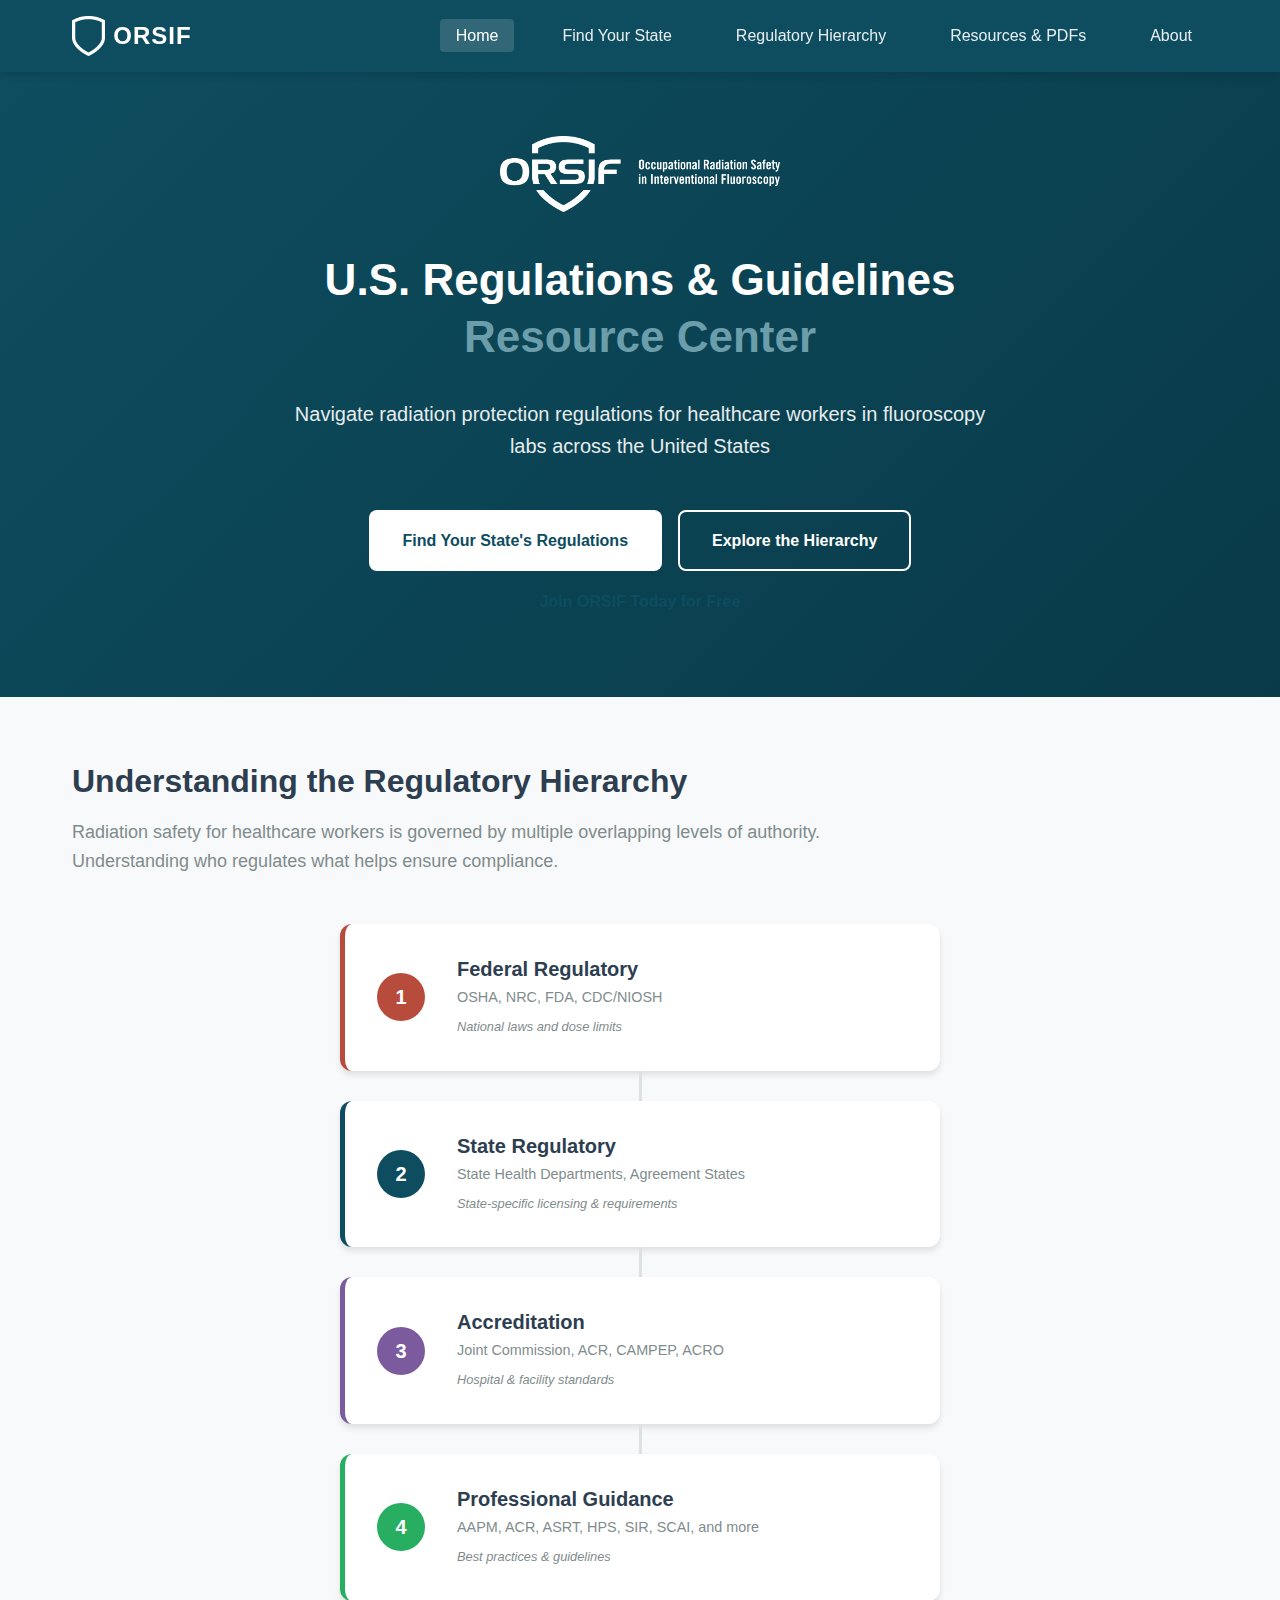
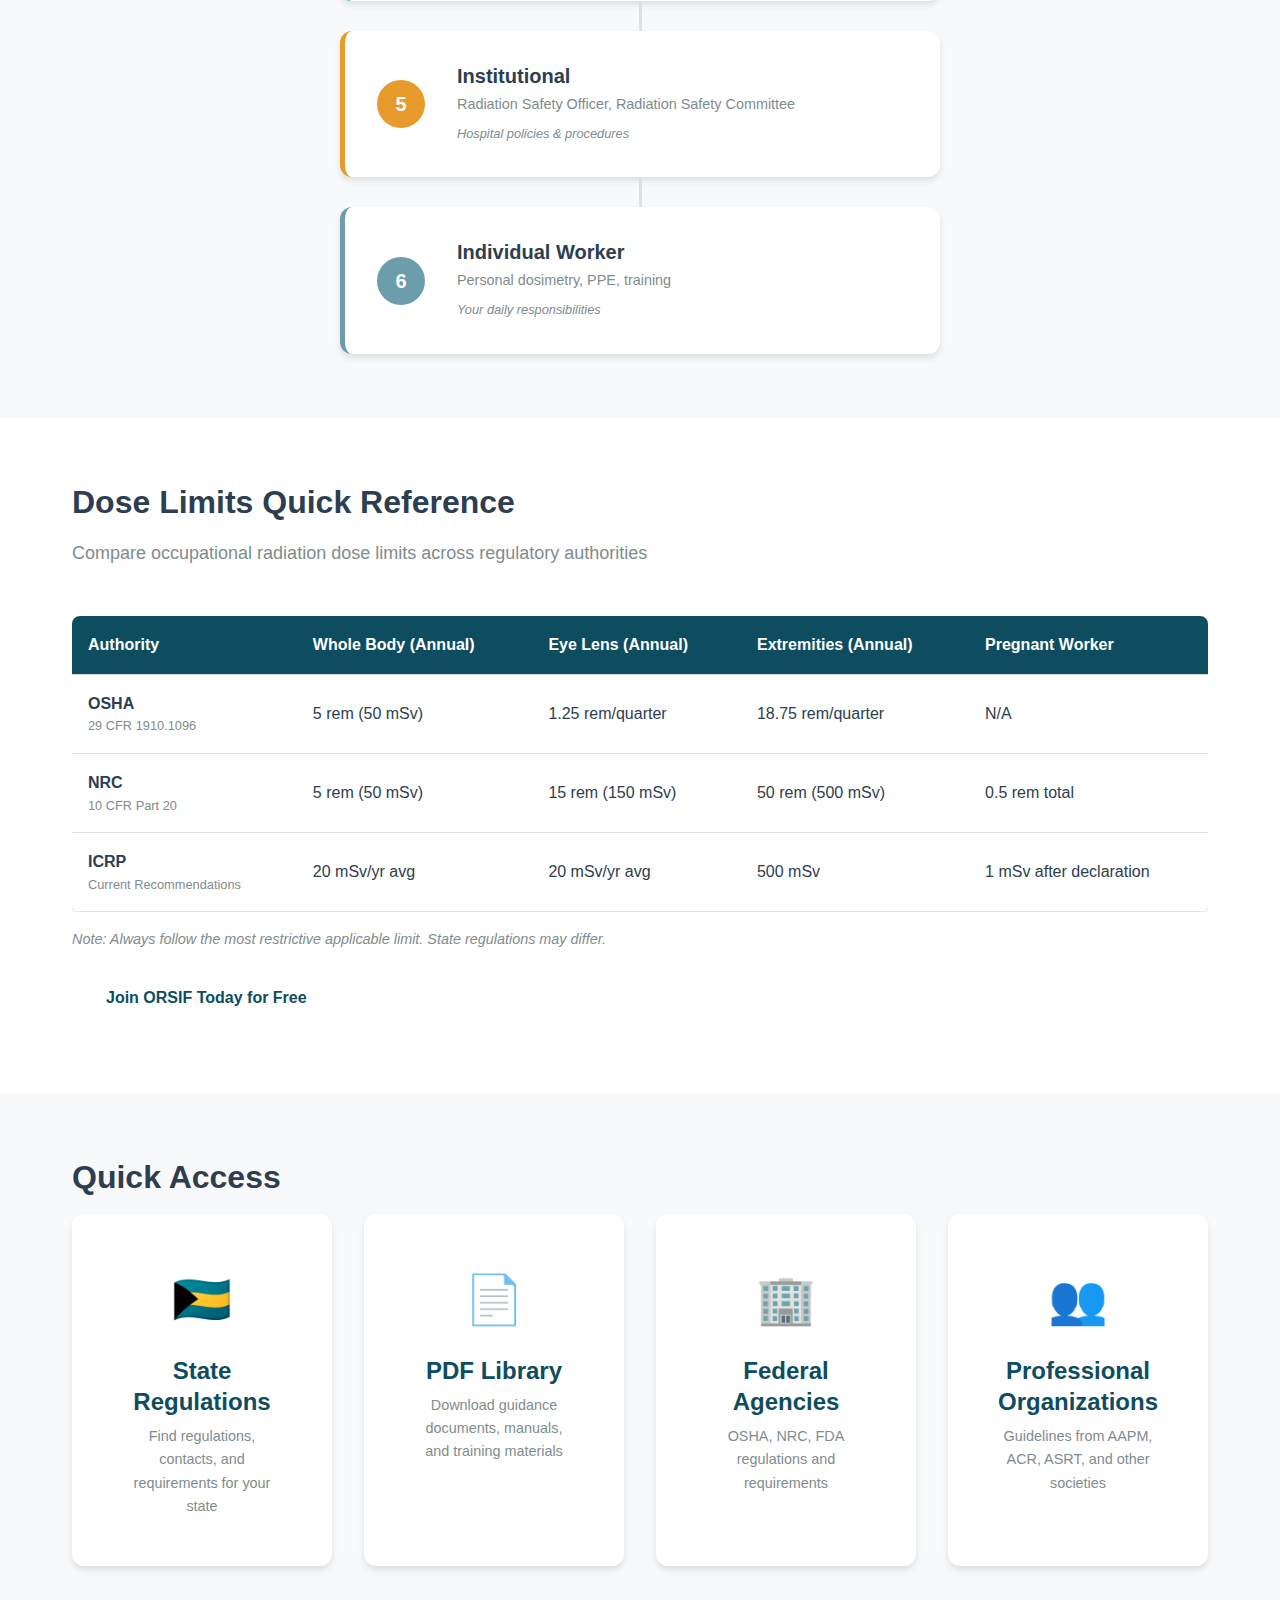
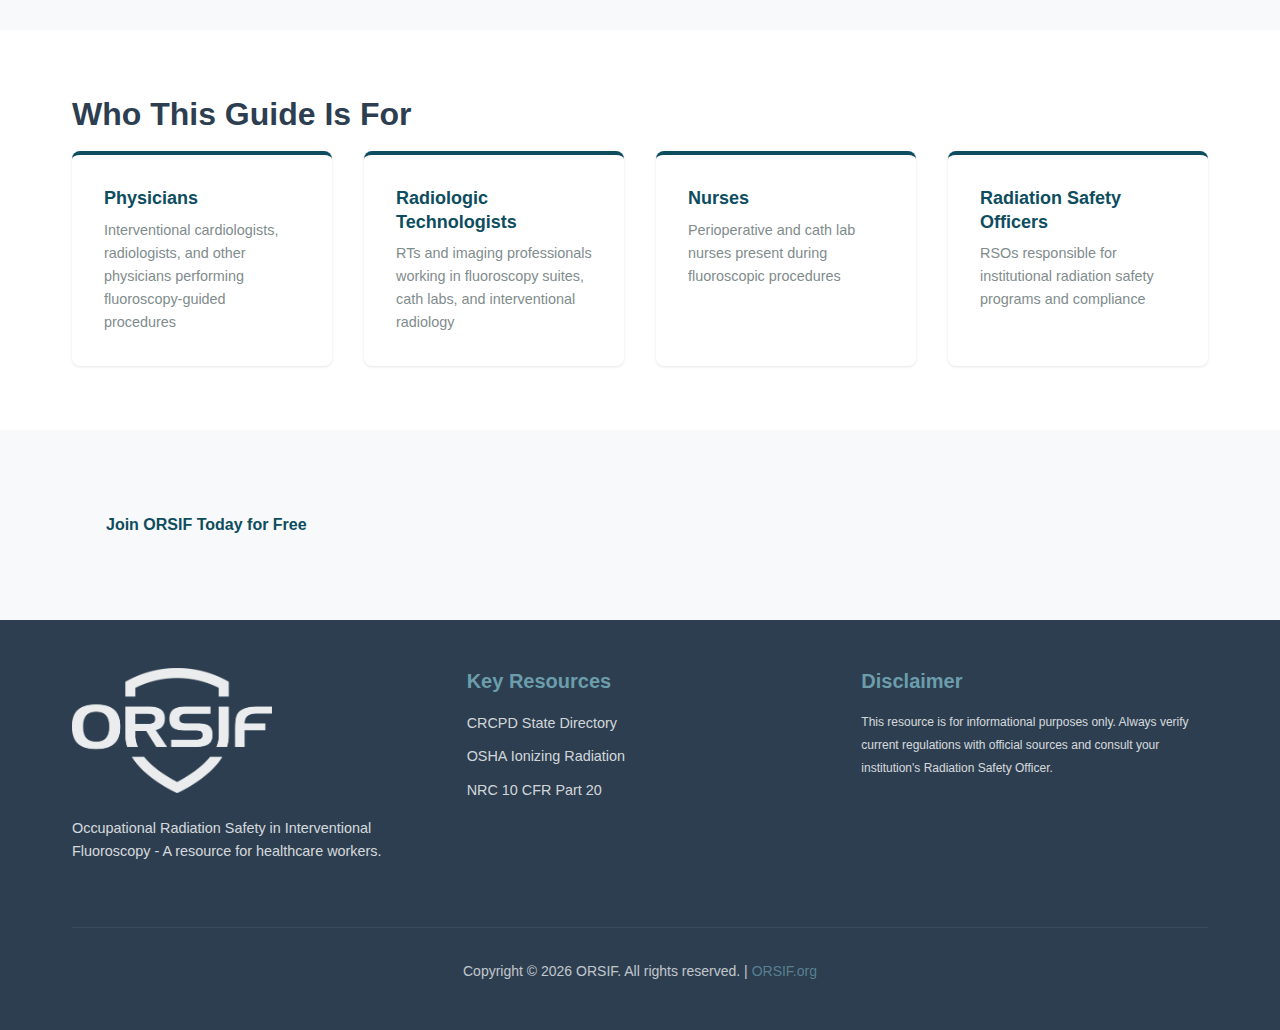
<file: index.html>
<!DOCTYPE html>
<html lang="en">
<head>
    <!-- Google tag (gtag.js) -->
    <script async src="https://www.googletagmanager.com/gtag/js?id=G-RBQL9WJP32"></script>
    <script>
      window.dataLayer = window.dataLayer || [];
      function gtag(){dataLayer.push(arguments);}
      gtag('js', new Date());
      gtag('config', 'G-RBQL9WJP32');
    </script>
    <meta charset="UTF-8">
    <meta name="viewport" content="width=device-width, initial-scale=1.0">
    <title>ORSIF - Occupational Radiation Safety Information Framework</title>
    <link rel="stylesheet" href="css/styles.css">
</head>
<body>
    <nav class="main-nav">
        <div class="nav-container">
            <a href="index.html" class="nav-logo">
                <img src="images/orsif_shield_mark_white.png" alt="ORSIF Shield">
                <span class="logo-text">ORSIF</span>
            </a>
            <ul class="nav-links">
                <li><a href="index.html" class="active">Home</a></li>
                <li><a href="states.html">Find Your State</a></li>
                <li><a href="hierarchy.html">Regulatory Hierarchy</a></li>
                <li><a href="resources.html">Resources &amp; PDFs</a></li>
                <li><a href="about.html">About</a></li>
            </ul>
            <button class="nav-toggle" aria-label="Toggle navigation">
                <span></span>
                <span></span>
                <span></span>
            </button>
        </div>
    </nav>

    <main>
        <!-- Hero Section -->
        <section class="hero">
            <div class="container">
                <div class="hero-logo">
                    <a href="https://orsif.org" target="_blank">
                        <img src="images/orsif_logo_tagline_white.png" alt="ORSIF - Occupational Radiation Safety in Interventional Fluoroscopy">
                    </a>
                </div>
                <h1>U.S. Regulations &amp; Guidelines<br><span class="highlight">Resource Center</span></h1>
                <p class="hero-subtitle">Navigate radiation protection regulations for healthcare workers in fluoroscopy labs across the United States</p>
                <div class="hero-actions">
                    <a href="states.html" class="btn btn-primary">Find Your State's Regulations</a>
                    <a href="hierarchy.html" class="btn btn-secondary">Explore the Hierarchy</a>
                </div>
                <div class="join-cta">
                    <a href="https://orsif.org" target="_blank" class="btn btn-join">Join ORSIF Today for Free</a>
                </div>
            </div>
        </section>

        <!-- Hierarchy Overview -->
        <section class="hierarchy-overview">
            <div class="container">
                <h2>Understanding the Regulatory Hierarchy</h2>
                <p class="section-intro">Radiation safety for healthcare workers is governed by multiple overlapping levels of authority. Understanding who regulates what helps ensure compliance.</p>

                <div class="hierarchy-visual">
                    <div class="hierarchy-level level-federal" onclick="location.href='hierarchy.html#federal'">
                        <div class="level-icon">1</div>
                        <div class="level-content">
                            <h3>Federal Regulatory</h3>
                            <p>OSHA, NRC, FDA, CDC/NIOSH</p>
                            <span class="level-detail">National laws and dose limits</span>
                        </div>
                    </div>

                    <div class="hierarchy-connector"></div>

                    <div class="hierarchy-level level-state" onclick="location.href='states.html'">
                        <div class="level-icon">2</div>
                        <div class="level-content">
                            <h3>State Regulatory</h3>
                            <p>State Health Departments, Agreement States</p>
                            <span class="level-detail">State-specific licensing &amp; requirements</span>
                        </div>
                    </div>

                    <div class="hierarchy-connector"></div>

                    <div class="hierarchy-level level-accreditation" onclick="location.href='hierarchy.html#accreditation'">
                        <div class="level-icon">3</div>
                        <div class="level-content">
                            <h3>Accreditation</h3>
                            <p>Joint Commission, ACR, CAMPEP, ACRO</p>
                            <span class="level-detail">Hospital &amp; facility standards</span>
                        </div>
                    </div>

                    <div class="hierarchy-connector"></div>

                    <div class="hierarchy-level level-professional" onclick="location.href='hierarchy.html#professional'">
                        <div class="level-icon">4</div>
                        <div class="level-content">
                            <h3>Professional Guidance</h3>
                            <p>AAPM, ACR, ASRT, HPS, SIR, SCAI, and more</p>
                            <span class="level-detail">Best practices &amp; guidelines</span>
                        </div>
                    </div>

                    <div class="hierarchy-connector"></div>

                    <div class="hierarchy-level level-institutional" onclick="location.href='hierarchy.html#institutional'">
                        <div class="level-icon">5</div>
                        <div class="level-content">
                            <h3>Institutional</h3>
                            <p>Radiation Safety Officer, Radiation Safety Committee</p>
                            <span class="level-detail">Hospital policies &amp; procedures</span>
                        </div>
                    </div>

                    <div class="hierarchy-connector"></div>

                    <div class="hierarchy-level level-individual" onclick="location.href='hierarchy.html#individual'">
                        <div class="level-icon">6</div>
                        <div class="level-content">
                            <h3>Individual Worker</h3>
                            <p>Personal dosimetry, PPE, training</p>
                            <span class="level-detail">Your daily responsibilities</span>
                        </div>
                    </div>
                </div>
            </div>
        </section>

        <!-- Dose Limits Quick Reference -->
        <section class="dose-limits">
            <div class="container">
                <h2>Dose Limits Quick Reference</h2>
                <p class="section-intro">Compare occupational radiation dose limits across regulatory authorities</p>

                <div class="table-wrapper">
                    <table class="dose-table">
                        <thead>
                            <tr>
                                <th>Authority</th>
                                <th>Whole Body (Annual)</th>
                                <th>Eye Lens (Annual)</th>
                                <th>Extremities (Annual)</th>
                                <th>Pregnant Worker</th>
                            </tr>
                        </thead>
                        <tbody>
                            <tr>
                                <td><strong>OSHA</strong><br><small>29 CFR 1910.1096</small></td>
                                <td>5 rem (50 mSv)</td>
                                <td>1.25 rem/quarter</td>
                                <td>18.75 rem/quarter</td>
                                <td>N/A</td>
                            </tr>
                            <tr>
                                <td><strong>NRC</strong><br><small>10 CFR Part 20</small></td>
                                <td>5 rem (50 mSv)</td>
                                <td>15 rem (150 mSv)</td>
                                <td>50 rem (500 mSv)</td>
                                <td>0.5 rem total</td>
                            </tr>
                            <tr>
                                <td><strong>ICRP</strong><br><small>Current Recommendations</small></td>
                                <td>20 mSv/yr avg</td>
                                <td>20 mSv/yr avg</td>
                                <td>500 mSv</td>
                                <td>1 mSv after declaration</td>
                            </tr>
                        </tbody>
                    </table>
                </div>
                <p class="table-note">Note: Always follow the most restrictive applicable limit. State regulations may differ.</p>
                <div class="join-cta">
                    <a href="https://orsif.org" target="_blank" class="btn btn-join">Join ORSIF Today for Free</a>
                </div>
            </div>
        </section>

        <!-- Quick Links -->
        <section class="quick-links">
            <div class="container">
                <h2>Quick Access</h2>
                <div class="links-grid">
                    <a href="states.html" class="quick-link-card">
                        <div class="card-icon">&#127463;&#127480;</div>
                        <h3>State Regulations</h3>
                        <p>Find regulations, contacts, and requirements for your state</p>
                    </a>

                    <a href="resources.html" class="quick-link-card">
                        <div class="card-icon">&#128196;</div>
                        <h3>PDF Library</h3>
                        <p>Download guidance documents, manuals, and training materials</p>
                    </a>

                    <a href="hierarchy.html#federal" class="quick-link-card">
                        <div class="card-icon">&#127970;</div>
                        <h3>Federal Agencies</h3>
                        <p>OSHA, NRC, FDA regulations and requirements</p>
                    </a>

                    <a href="hierarchy.html#professional" class="quick-link-card">
                        <div class="card-icon">&#128101;</div>
                        <h3>Professional Organizations</h3>
                        <p>Guidelines from AAPM, ACR, ASRT, and other societies</p>
                    </a>
                </div>
            </div>
        </section>

        <!-- Who This Is For -->
        <section class="audience">
            <div class="container">
                <h2>Who This Guide Is For</h2>
                <div class="audience-grid">
                    <div class="audience-card">
                        <h3>Physicians</h3>
                        <p>Interventional cardiologists, radiologists, and other physicians performing fluoroscopy-guided procedures</p>
                    </div>
                    <div class="audience-card">
                        <h3>Radiologic Technologists</h3>
                        <p>RTs and imaging professionals working in fluoroscopy suites, cath labs, and interventional radiology</p>
                    </div>
                    <div class="audience-card">
                        <h3>Nurses</h3>
                        <p>Perioperative and cath lab nurses present during fluoroscopic procedures</p>
                    </div>
                    <div class="audience-card">
                        <h3>Radiation Safety Officers</h3>
                        <p>RSOs responsible for institutional radiation safety programs and compliance</p>
                    </div>
                </div>
            </div>
        </section>
    </main>

    <!-- Join CTA Section -->
    <section class="join-cta" style="background-color: var(--color-bg-alt);">
        <div class="container">
            <a href="https://orsif.org" target="_blank" class="btn btn-join">Join ORSIF Today for Free</a>
        </div>
    </section>

    <footer class="main-footer">
        <div class="container">
            <div class="footer-content">
                <div class="footer-section">
                    <div class="footer-logo">
                        <a href="https://orsif.org" target="_blank">
                            <img src="images/orsif_logo_white.png" alt="ORSIF">
                        </a>
                    </div>
                    <p>Occupational Radiation Safety in Interventional Fluoroscopy - A resource for healthcare workers.</p>
                </div>
                <div class="footer-section">
                    <h4>Key Resources</h4>
                    <ul>
                        <li><a href="https://www.crcpd.org/mpage/StateContactDirector" target="_blank">CRCPD State Directory</a></li>
                        <li><a href="https://www.osha.gov/ionizing-radiation" target="_blank">OSHA Ionizing Radiation</a></li>
                        <li><a href="https://www.nrc.gov/reading-rm/doc-collections/cfr/part020/" target="_blank">NRC 10 CFR Part 20</a></li>
                    </ul>
                </div>
                <div class="footer-section">
                    <h4>Disclaimer</h4>
                    <p><small>This resource is for informational purposes only. Always verify current regulations with official sources and consult your institution's Radiation Safety Officer.</small></p>
                </div>
            </div>
            <div class="footer-bottom">
                <p>Copyright &copy; 2026 ORSIF. All rights reserved. | <a href="https://orsif.org" target="_blank" style="color: var(--color-primary-light);">ORSIF.org</a></p>
            </div>
        </div>
    </footer>

    <script src="js/app.js"></script>
</body>
</html>
</file>
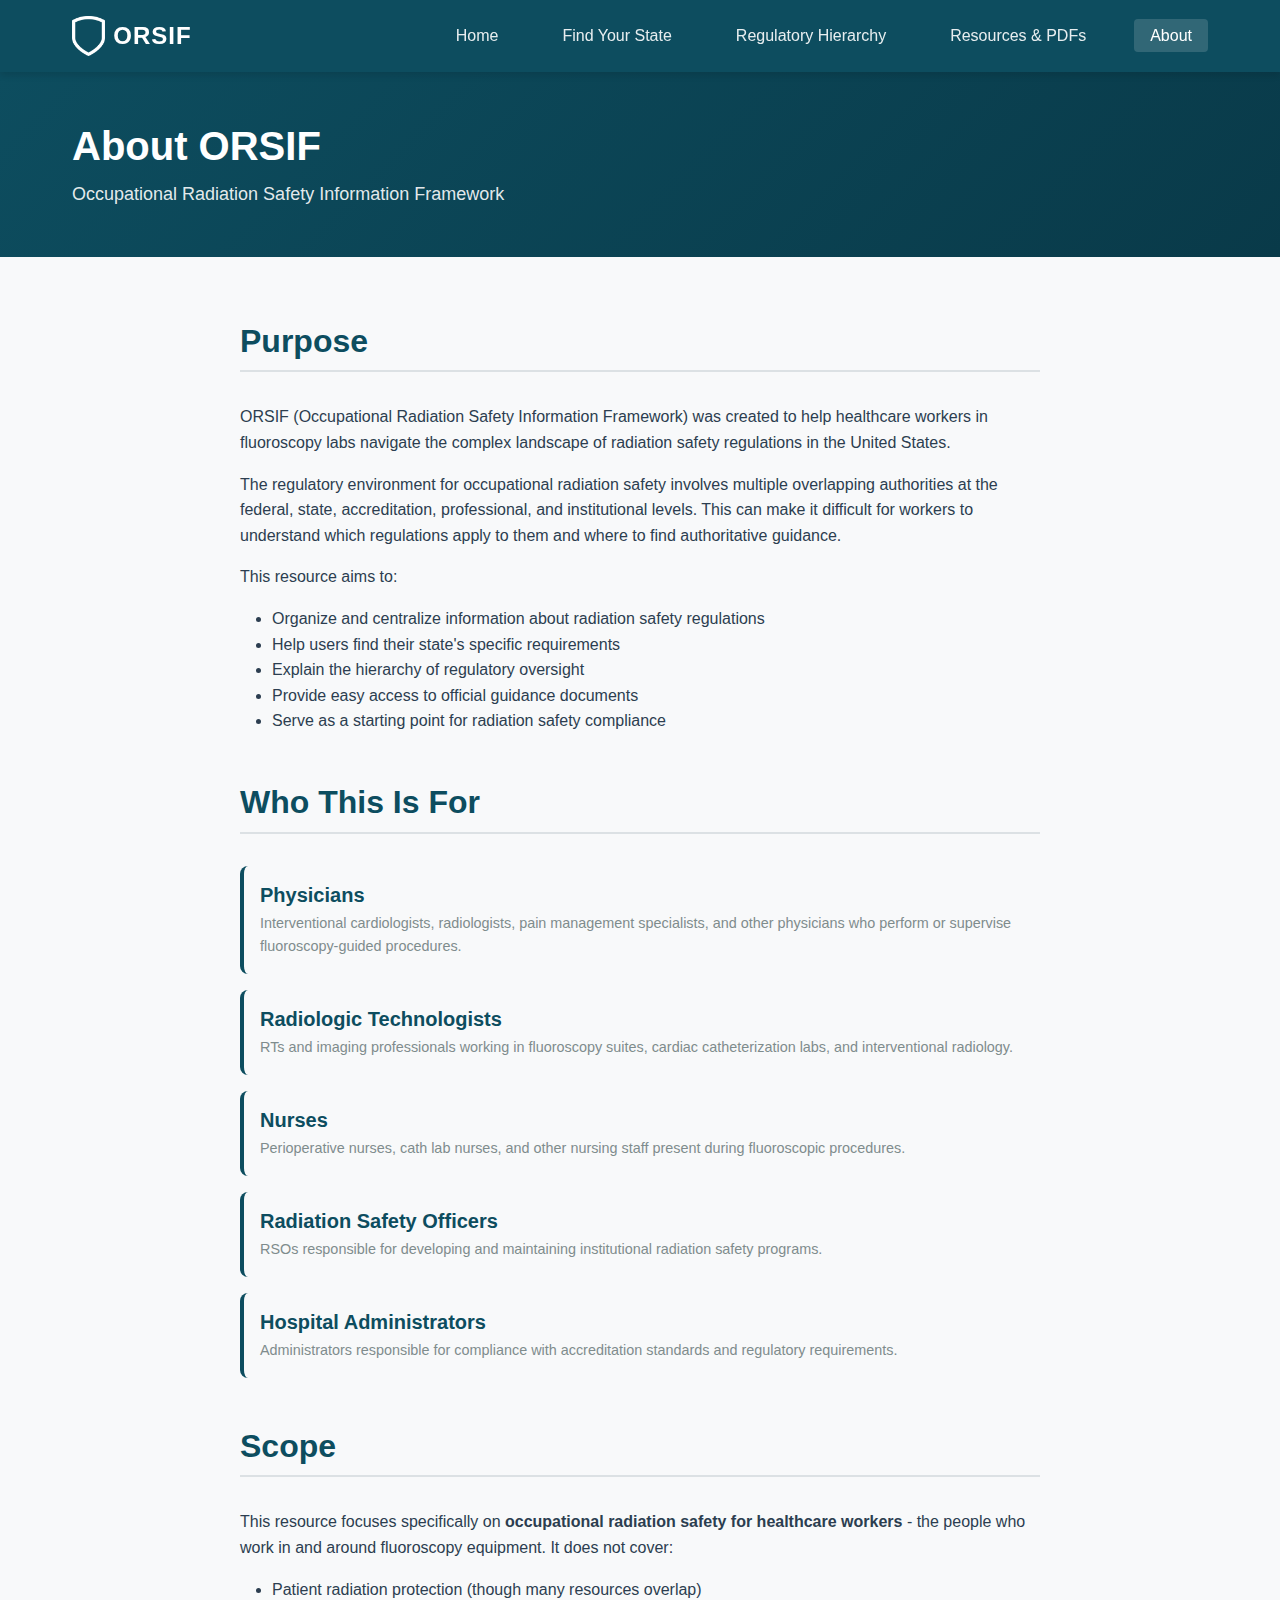
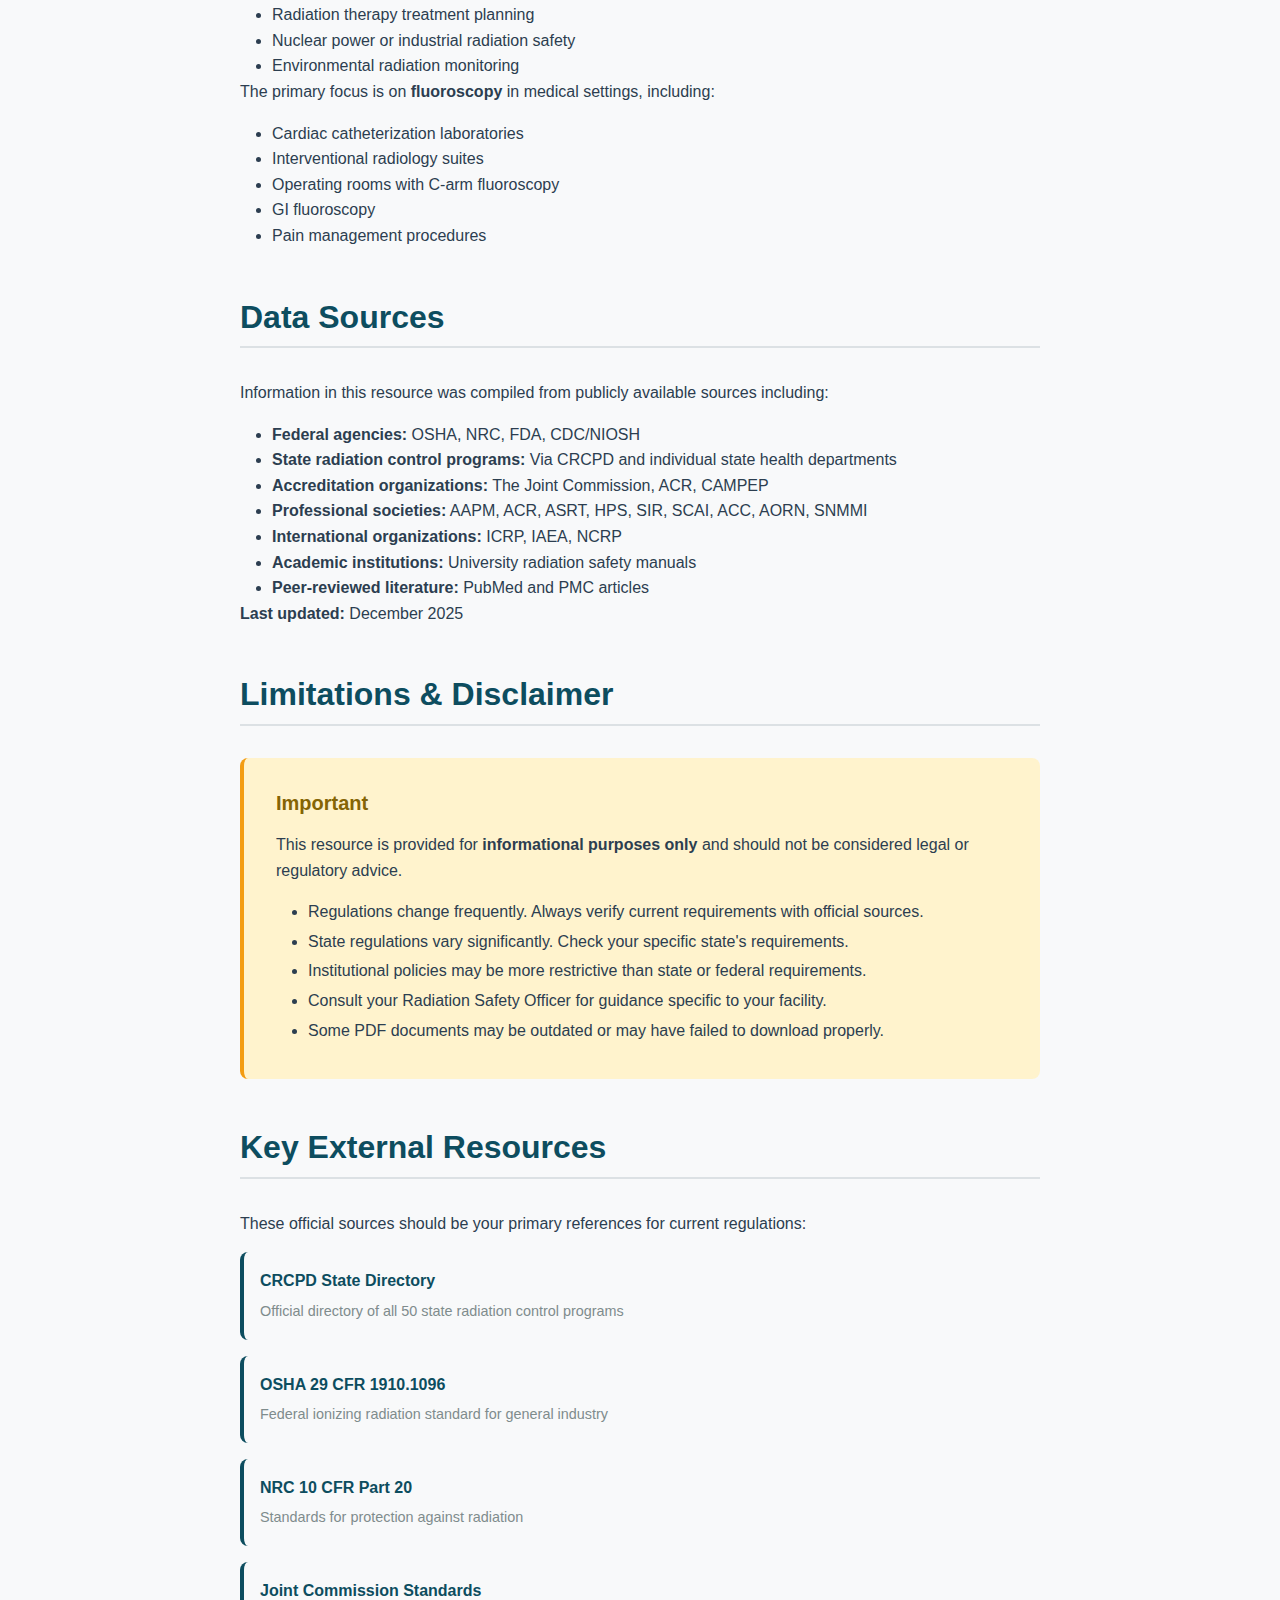
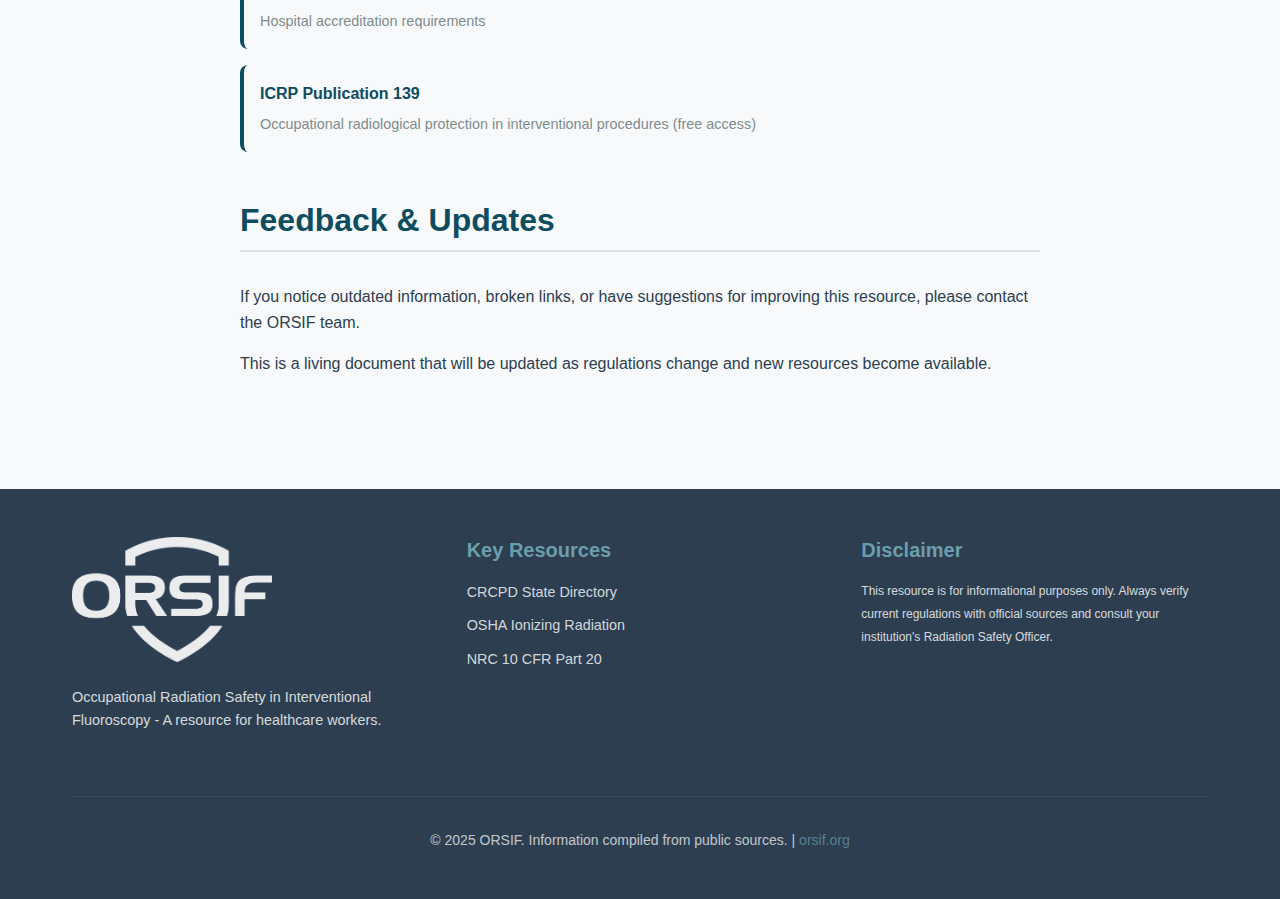
<file: about.html>
<!DOCTYPE html>
<html lang="en">
<head>
    <meta charset="UTF-8">
    <meta name="viewport" content="width=device-width, initial-scale=1.0">
    <title>About - ORSIF Radiation Safety Guide</title>
    <link rel="stylesheet" href="css/styles.css">
</head>
<body>
    <nav class="main-nav">
        <div class="nav-container">
            <a href="index.html" class="nav-logo">
                <img src="images/orsif_shield_mark_white.png" alt="ORSIF Shield">
                <span class="logo-text">ORSIF</span>
            </a>
            <ul class="nav-links">
                <li><a href="index.html">Home</a></li>
                <li><a href="states.html">Find Your State</a></li>
                <li><a href="hierarchy.html">Regulatory Hierarchy</a></li>
                <li><a href="resources.html">Resources &amp; PDFs</a></li>
                <li><a href="about.html" class="active">About</a></li>
            </ul>
            <button class="nav-toggle" aria-label="Toggle navigation">
                <span></span>
                <span></span>
                <span></span>
            </button>
        </div>
    </nav>

    <main>
        <section class="page-header">
            <div class="container">
                <h1>About ORSIF</h1>
                <p class="section-intro">Occupational Radiation Safety Information Framework</p>
            </div>
        </section>

        <section class="about-page">
            <div class="container">
                <div class="about-content">
                    <div class="about-section">
                        <h2>Purpose</h2>
                        <p>ORSIF (Occupational Radiation Safety Information Framework) was created to help healthcare workers in fluoroscopy labs navigate the complex landscape of radiation safety regulations in the United States.</p>
                        <p>The regulatory environment for occupational radiation safety involves multiple overlapping authorities at the federal, state, accreditation, professional, and institutional levels. This can make it difficult for workers to understand which regulations apply to them and where to find authoritative guidance.</p>
                        <p>This resource aims to:</p>
                        <ul>
                            <li>Organize and centralize information about radiation safety regulations</li>
                            <li>Help users find their state's specific requirements</li>
                            <li>Explain the hierarchy of regulatory oversight</li>
                            <li>Provide easy access to official guidance documents</li>
                            <li>Serve as a starting point for radiation safety compliance</li>
                        </ul>
                    </div>

                    <div class="about-section">
                        <h2>Who This Is For</h2>
                        <div class="audience-list">
                            <div class="audience-item">
                                <h4>Physicians</h4>
                                <p>Interventional cardiologists, radiologists, pain management specialists, and other physicians who perform or supervise fluoroscopy-guided procedures.</p>
                            </div>
                            <div class="audience-item">
                                <h4>Radiologic Technologists</h4>
                                <p>RTs and imaging professionals working in fluoroscopy suites, cardiac catheterization labs, and interventional radiology.</p>
                            </div>
                            <div class="audience-item">
                                <h4>Nurses</h4>
                                <p>Perioperative nurses, cath lab nurses, and other nursing staff present during fluoroscopic procedures.</p>
                            </div>
                            <div class="audience-item">
                                <h4>Radiation Safety Officers</h4>
                                <p>RSOs responsible for developing and maintaining institutional radiation safety programs.</p>
                            </div>
                            <div class="audience-item">
                                <h4>Hospital Administrators</h4>
                                <p>Administrators responsible for compliance with accreditation standards and regulatory requirements.</p>
                            </div>
                        </div>
                    </div>

                    <div class="about-section">
                        <h2>Scope</h2>
                        <p>This resource focuses specifically on <strong>occupational radiation safety for healthcare workers</strong> - the people who work in and around fluoroscopy equipment. It does not cover:</p>
                        <ul>
                            <li>Patient radiation protection (though many resources overlap)</li>
                            <li>Radiation therapy treatment planning</li>
                            <li>Nuclear power or industrial radiation safety</li>
                            <li>Environmental radiation monitoring</li>
                        </ul>
                        <p>The primary focus is on <strong>fluoroscopy</strong> in medical settings, including:</p>
                        <ul>
                            <li>Cardiac catheterization laboratories</li>
                            <li>Interventional radiology suites</li>
                            <li>Operating rooms with C-arm fluoroscopy</li>
                            <li>GI fluoroscopy</li>
                            <li>Pain management procedures</li>
                        </ul>
                    </div>

                    <div class="about-section">
                        <h2>Data Sources</h2>
                        <p>Information in this resource was compiled from publicly available sources including:</p>
                        <ul>
                            <li><strong>Federal agencies:</strong> OSHA, NRC, FDA, CDC/NIOSH</li>
                            <li><strong>State radiation control programs:</strong> Via CRCPD and individual state health departments</li>
                            <li><strong>Accreditation organizations:</strong> The Joint Commission, ACR, CAMPEP</li>
                            <li><strong>Professional societies:</strong> AAPM, ACR, ASRT, HPS, SIR, SCAI, ACC, AORN, SNMMI</li>
                            <li><strong>International organizations:</strong> ICRP, IAEA, NCRP</li>
                            <li><strong>Academic institutions:</strong> University radiation safety manuals</li>
                            <li><strong>Peer-reviewed literature:</strong> PubMed and PMC articles</li>
                        </ul>
                        <p><strong>Last updated:</strong> December 2025</p>
                    </div>

                    <div class="about-section">
                        <h2>Limitations &amp; Disclaimer</h2>
                        <div class="warning-box">
                            <h4>Important</h4>
                            <p>This resource is provided for <strong>informational purposes only</strong> and should not be considered legal or regulatory advice.</p>
                            <ul>
                                <li>Regulations change frequently. Always verify current requirements with official sources.</li>
                                <li>State regulations vary significantly. Check your specific state's requirements.</li>
                                <li>Institutional policies may be more restrictive than state or federal requirements.</li>
                                <li>Consult your Radiation Safety Officer for guidance specific to your facility.</li>
                                <li>Some PDF documents may be outdated or may have failed to download properly.</li>
                            </ul>
                        </div>
                    </div>

                    <div class="about-section">
                        <h2>Key External Resources</h2>
                        <p>These official sources should be your primary references for current regulations:</p>
                        <div class="resource-links">
                            <a href="https://www.crcpd.org/mpage/StateContactDirector" target="_blank" class="resource-link">
                                <strong>CRCPD State Directory</strong>
                                <span>Official directory of all 50 state radiation control programs</span>
                            </a>
                            <a href="https://www.osha.gov/laws-regs/regulations/standardnumber/1910/1910.1096" target="_blank" class="resource-link">
                                <strong>OSHA 29 CFR 1910.1096</strong>
                                <span>Federal ionizing radiation standard for general industry</span>
                            </a>
                            <a href="https://www.nrc.gov/reading-rm/doc-collections/cfr/part020/" target="_blank" class="resource-link">
                                <strong>NRC 10 CFR Part 20</strong>
                                <span>Standards for protection against radiation</span>
                            </a>
                            <a href="https://www.jointcommission.org/en-us/standards" target="_blank" class="resource-link">
                                <strong>Joint Commission Standards</strong>
                                <span>Hospital accreditation requirements</span>
                            </a>
                            <a href="https://journals.sagepub.com/doi/full/10.1177/0146645317750356" target="_blank" class="resource-link">
                                <strong>ICRP Publication 139</strong>
                                <span>Occupational radiological protection in interventional procedures (free access)</span>
                            </a>
                        </div>
                    </div>

                    <div class="about-section">
                        <h2>Feedback &amp; Updates</h2>
                        <p>If you notice outdated information, broken links, or have suggestions for improving this resource, please contact the ORSIF team.</p>
                        <p>This is a living document that will be updated as regulations change and new resources become available.</p>
                    </div>
                </div>
            </div>
        </section>
    </main>

    <footer class="main-footer">
        <div class="container">
            <div class="footer-content">
                <div class="footer-section">
                    <div class="footer-logo">
                        <img src="images/orsif_logo_white.png" alt="ORSIF">
                    </div>
                    <p>Occupational Radiation Safety in Interventional Fluoroscopy - A resource for healthcare workers.</p>
                </div>
                <div class="footer-section">
                    <h4>Key Resources</h4>
                    <ul>
                        <li><a href="https://www.crcpd.org/mpage/StateContactDirector" target="_blank">CRCPD State Directory</a></li>
                        <li><a href="https://www.osha.gov/ionizing-radiation" target="_blank">OSHA Ionizing Radiation</a></li>
                        <li><a href="https://www.nrc.gov/reading-rm/doc-collections/cfr/part020/" target="_blank">NRC 10 CFR Part 20</a></li>
                    </ul>
                </div>
                <div class="footer-section">
                    <h4>Disclaimer</h4>
                    <p><small>This resource is for informational purposes only. Always verify current regulations with official sources and consult your institution's Radiation Safety Officer.</small></p>
                </div>
            </div>
            <div class="footer-bottom">
                <p>&copy; 2025 ORSIF. Information compiled from public sources. | <a href="https://orsif.org" target="_blank" style="color: var(--color-primary-light);">orsif.org</a></p>
            </div>
        </div>
    </footer>

    <script src="js/app.js"></script>
</body>
</html>
</file>
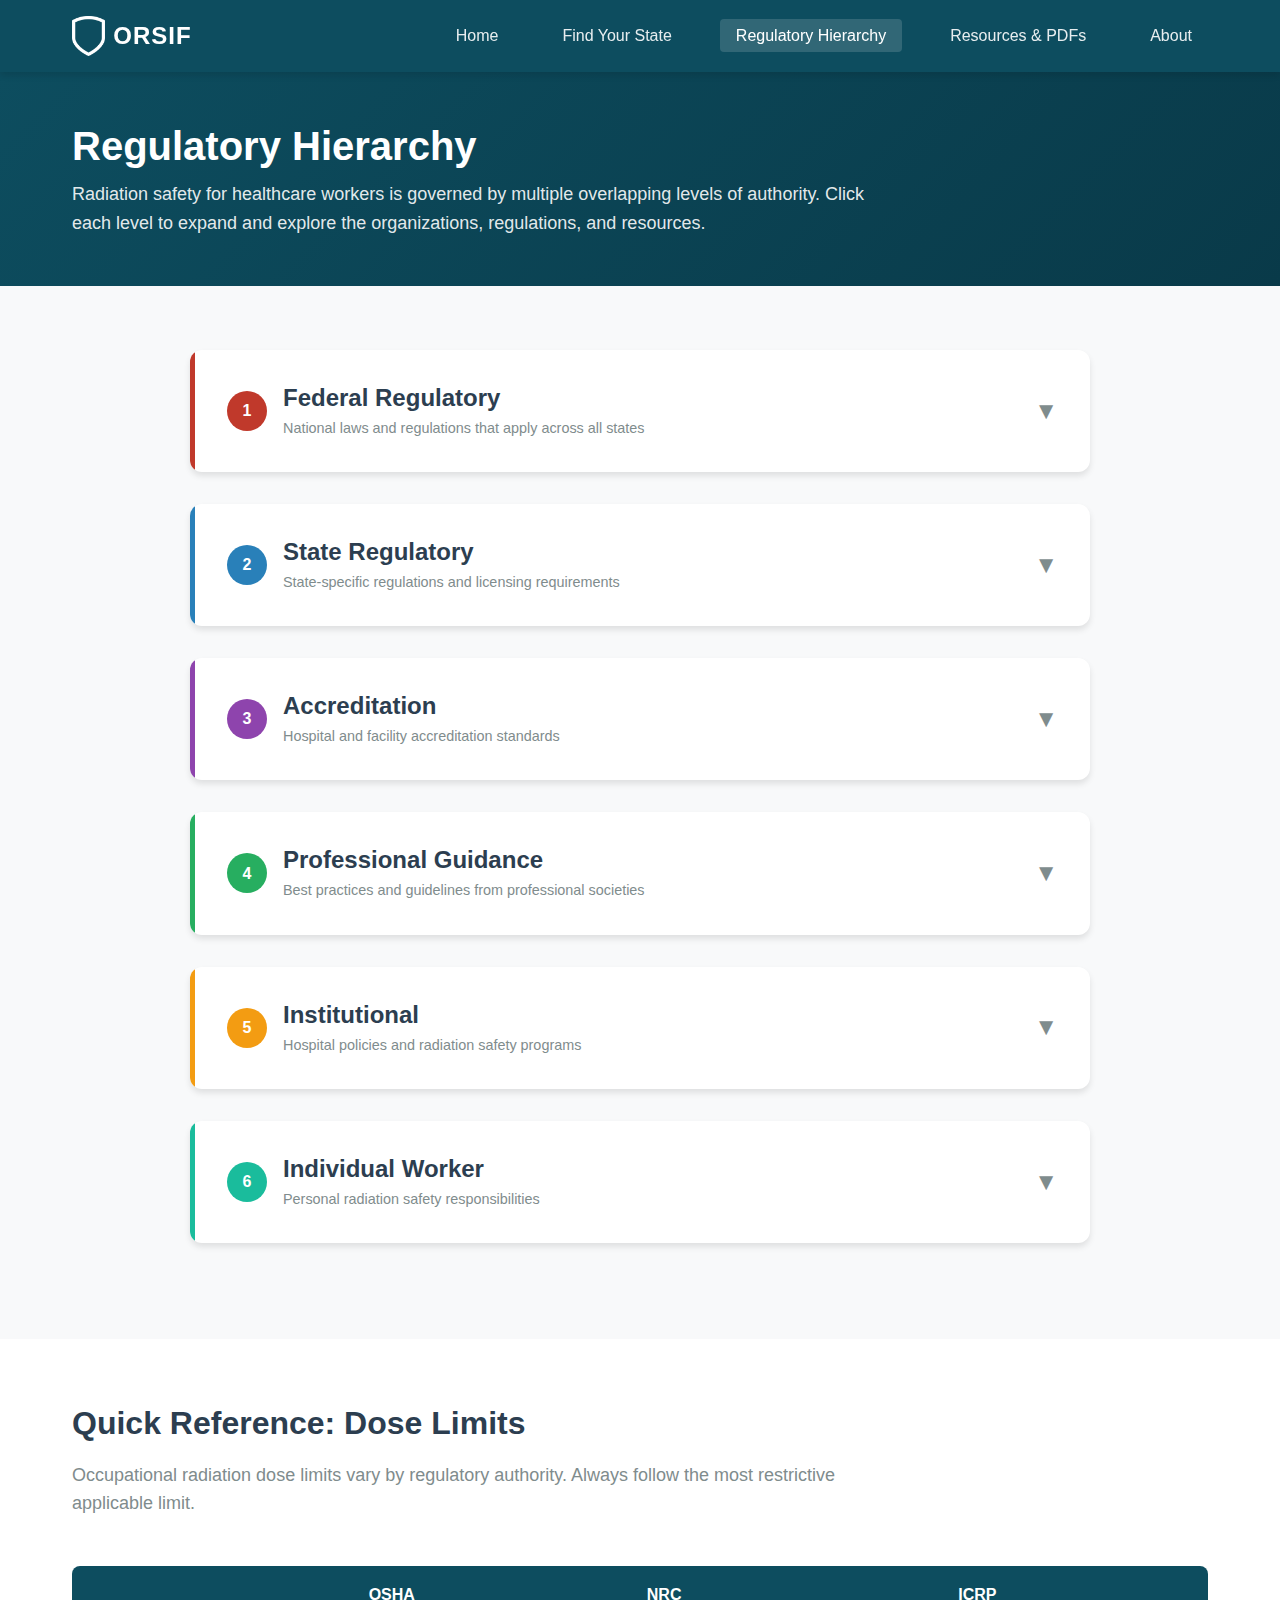
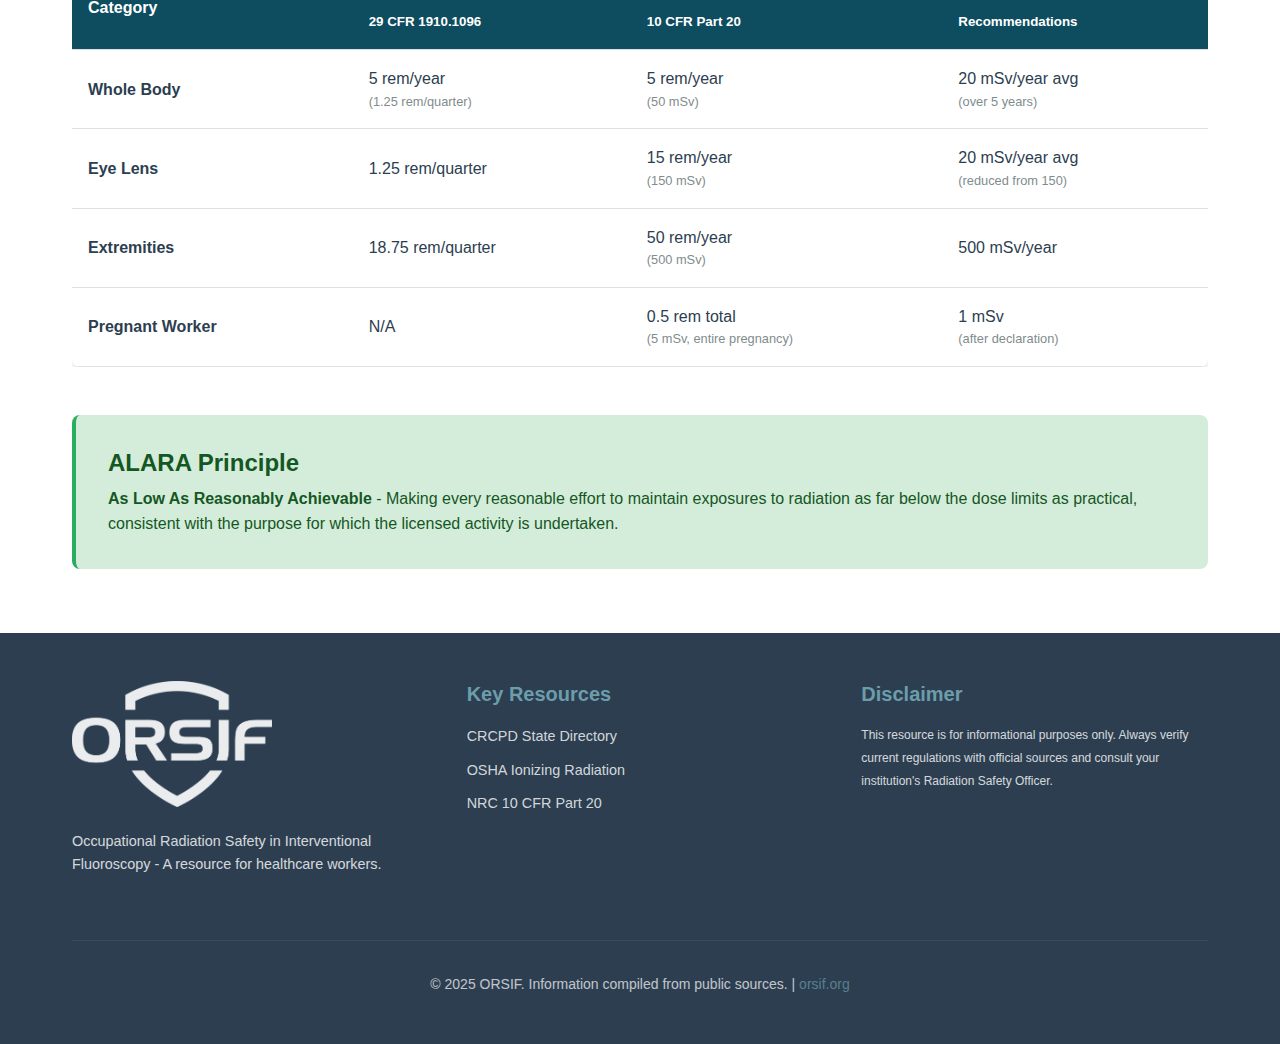
<file: hierarchy.html>
<!DOCTYPE html>
<html lang="en">
<head>
    <meta charset="UTF-8">
    <meta name="viewport" content="width=device-width, initial-scale=1.0">
    <title>Regulatory Hierarchy - ORSIF Radiation Safety Guide</title>
    <link rel="stylesheet" href="css/styles.css">
</head>
<body>
    <nav class="main-nav">
        <div class="nav-container">
            <a href="index.html" class="nav-logo">
                <img src="images/orsif_shield_mark_white.png" alt="ORSIF Shield">
                <span class="logo-text">ORSIF</span>
            </a>
            <ul class="nav-links">
                <li><a href="index.html">Home</a></li>
                <li><a href="states.html">Find Your State</a></li>
                <li><a href="hierarchy.html" class="active">Regulatory Hierarchy</a></li>
                <li><a href="resources.html">Resources &amp; PDFs</a></li>
                <li><a href="about.html">About</a></li>
            </ul>
            <button class="nav-toggle" aria-label="Toggle navigation">
                <span></span>
                <span></span>
                <span></span>
            </button>
        </div>
    </nav>

    <main>
        <section class="page-header">
            <div class="container">
                <h1>Regulatory Hierarchy</h1>
                <p class="section-intro">Radiation safety for healthcare workers is governed by multiple overlapping levels of authority. Click each level to expand and explore the organizations, regulations, and resources.</p>
            </div>
        </section>

        <section class="hierarchy-page">
            <div class="container">
                <div id="hierarchy-tree" class="hierarchy-tree">
                    <!-- Populated by JavaScript -->
                    <div class="loading">Loading hierarchy data...</div>
                </div>
            </div>
        </section>

        <!-- Quick Reference: Dose Limits -->
        <section class="dose-reference">
            <div class="container">
                <h2>Quick Reference: Dose Limits</h2>
                <p class="section-intro">Occupational radiation dose limits vary by regulatory authority. Always follow the most restrictive applicable limit.</p>

                <div class="table-wrapper">
                    <table class="dose-table" id="dose-table">
                        <thead>
                            <tr>
                                <th>Category</th>
                                <th>OSHA<br><small>29 CFR 1910.1096</small></th>
                                <th>NRC<br><small>10 CFR Part 20</small></th>
                                <th>ICRP<br><small>Recommendations</small></th>
                            </tr>
                        </thead>
                        <tbody>
                            <tr>
                                <td><strong>Whole Body</strong></td>
                                <td>5 rem/year<br><small>(1.25 rem/quarter)</small></td>
                                <td>5 rem/year<br><small>(50 mSv)</small></td>
                                <td>20 mSv/year avg<br><small>(over 5 years)</small></td>
                            </tr>
                            <tr>
                                <td><strong>Eye Lens</strong></td>
                                <td>1.25 rem/quarter</td>
                                <td>15 rem/year<br><small>(150 mSv)</small></td>
                                <td>20 mSv/year avg<br><small>(reduced from 150)</small></td>
                            </tr>
                            <tr>
                                <td><strong>Extremities</strong></td>
                                <td>18.75 rem/quarter</td>
                                <td>50 rem/year<br><small>(500 mSv)</small></td>
                                <td>500 mSv/year</td>
                            </tr>
                            <tr>
                                <td><strong>Pregnant Worker</strong></td>
                                <td>N/A</td>
                                <td>0.5 rem total<br><small>(5 mSv, entire pregnancy)</small></td>
                                <td>1 mSv<br><small>(after declaration)</small></td>
                            </tr>
                        </tbody>
                    </table>
                </div>

                <div class="alara-note">
                    <h3>ALARA Principle</h3>
                    <p><strong>As Low As Reasonably Achievable</strong> - Making every reasonable effort to maintain exposures to radiation as far below the dose limits as practical, consistent with the purpose for which the licensed activity is undertaken.</p>
                </div>
            </div>
        </section>
    </main>

    <footer class="main-footer">
        <div class="container">
            <div class="footer-content">
                <div class="footer-section">
                    <div class="footer-logo">
                        <img src="images/orsif_logo_white.png" alt="ORSIF">
                    </div>
                    <p>Occupational Radiation Safety in Interventional Fluoroscopy - A resource for healthcare workers.</p>
                </div>
                <div class="footer-section">
                    <h4>Key Resources</h4>
                    <ul>
                        <li><a href="https://www.crcpd.org/mpage/StateContactDirector" target="_blank">CRCPD State Directory</a></li>
                        <li><a href="https://www.osha.gov/ionizing-radiation" target="_blank">OSHA Ionizing Radiation</a></li>
                        <li><a href="https://www.nrc.gov/reading-rm/doc-collections/cfr/part020/" target="_blank">NRC 10 CFR Part 20</a></li>
                    </ul>
                </div>
                <div class="footer-section">
                    <h4>Disclaimer</h4>
                    <p><small>This resource is for informational purposes only. Always verify current regulations with official sources and consult your institution's Radiation Safety Officer.</small></p>
                </div>
            </div>
            <div class="footer-bottom">
                <p>&copy; 2025 ORSIF. Information compiled from public sources. | <a href="https://orsif.org" target="_blank" style="color: var(--color-primary-light);">orsif.org</a></p>
            </div>
        </div>
    </footer>

    <script src="js/app.js"></script>
    <script src="js/hierarchy.js"></script>
</body>
</html>
</file>
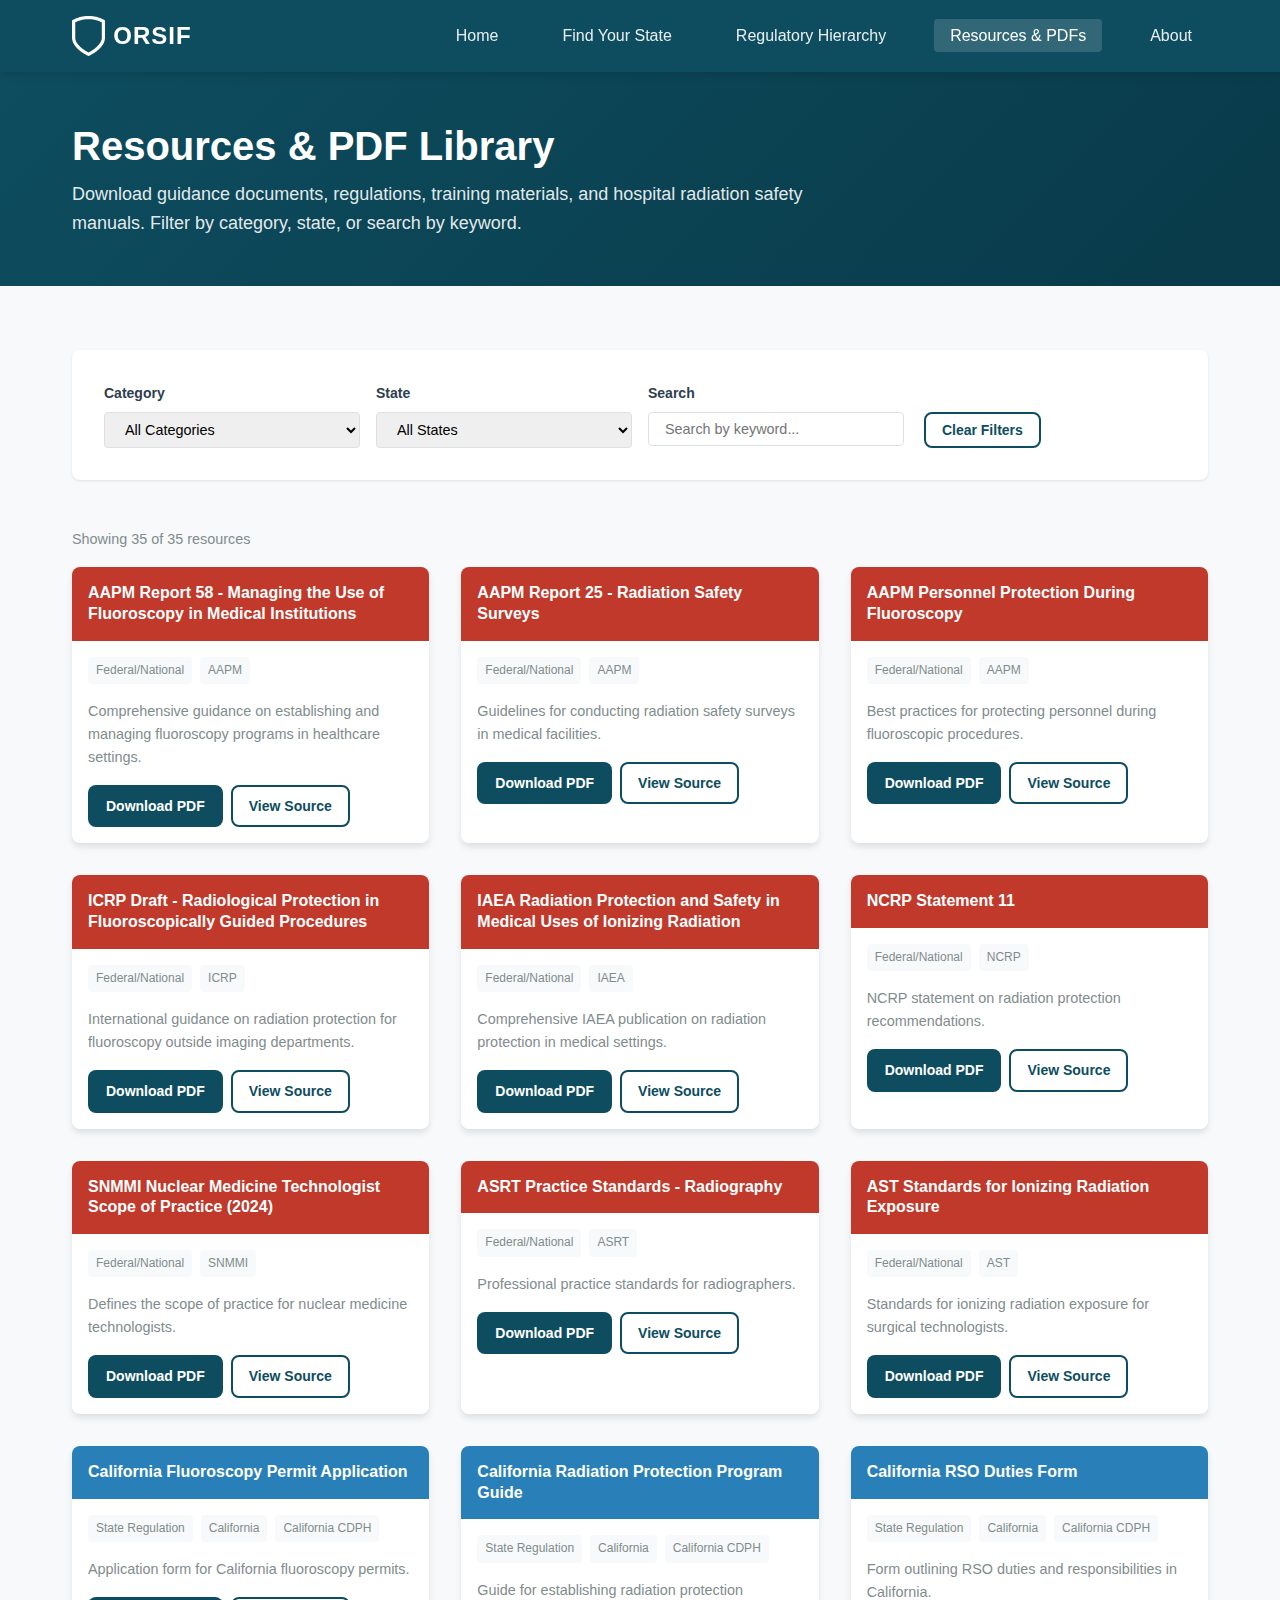
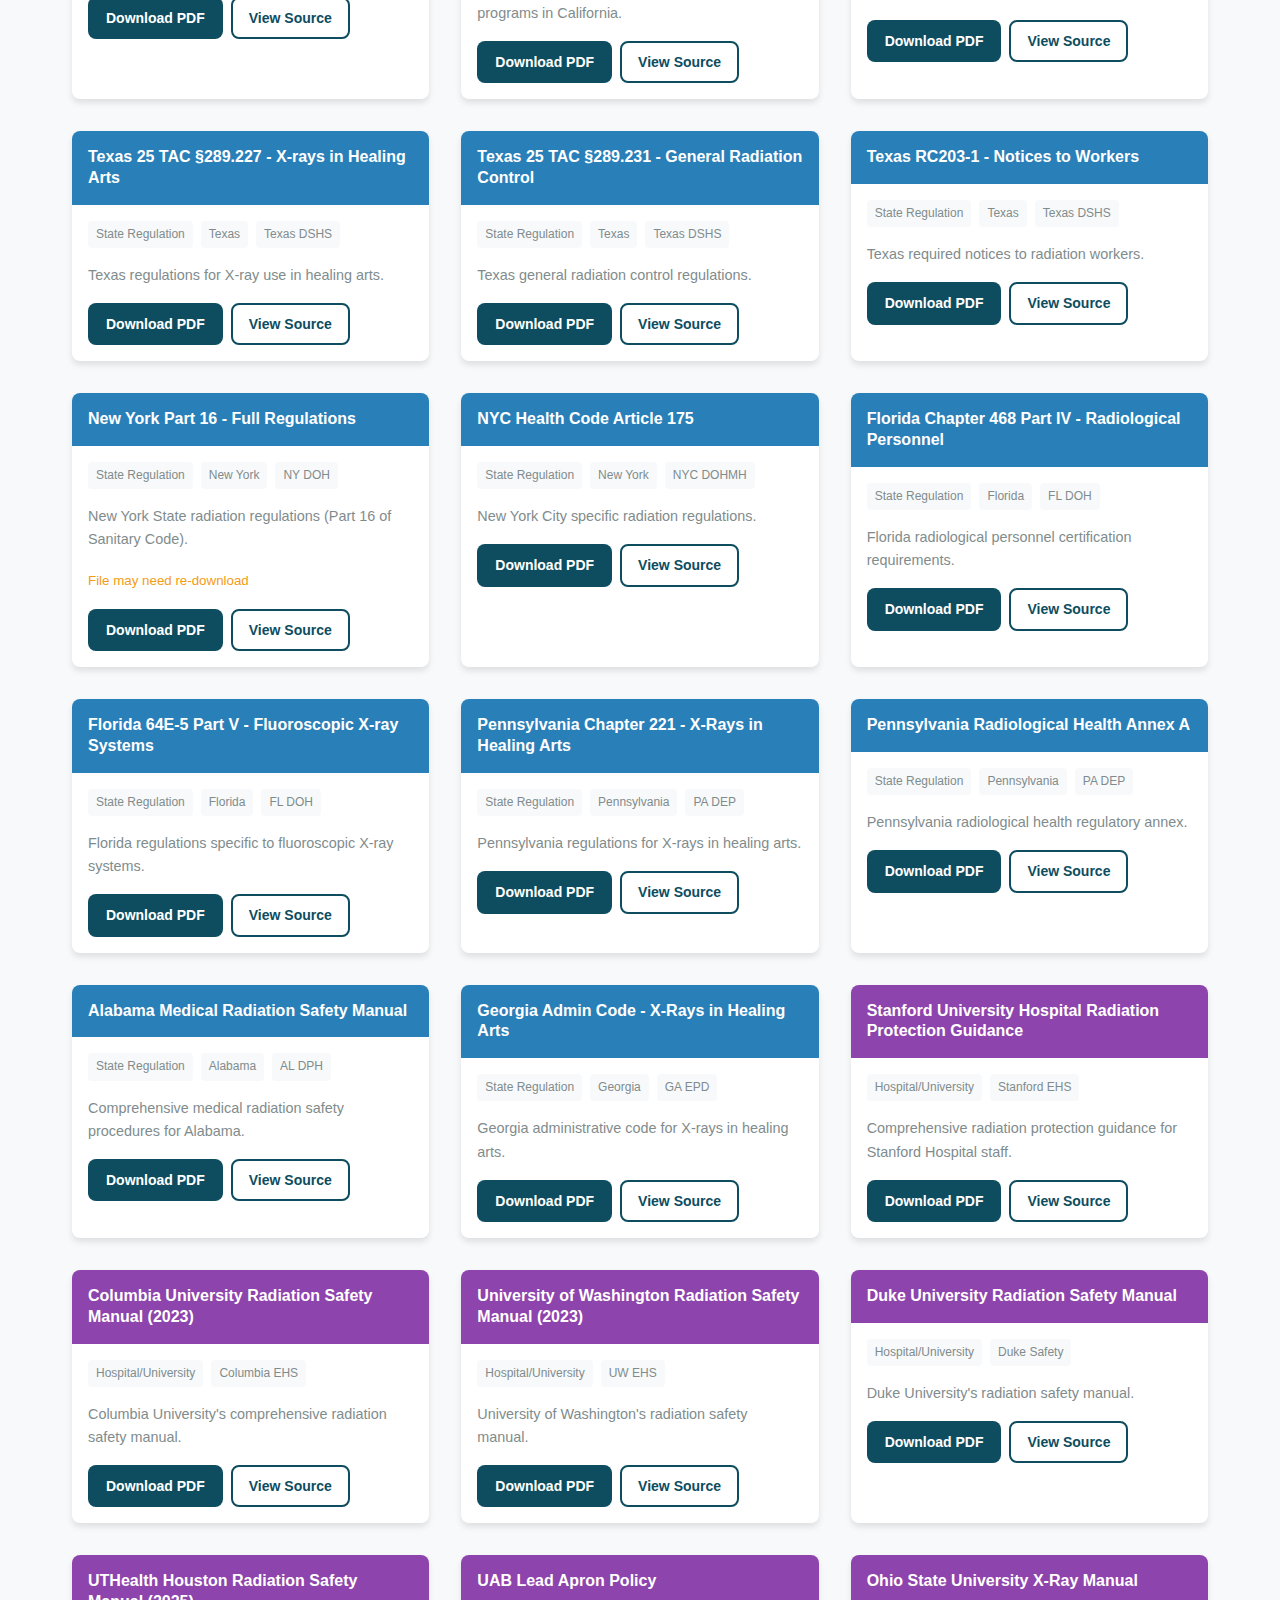
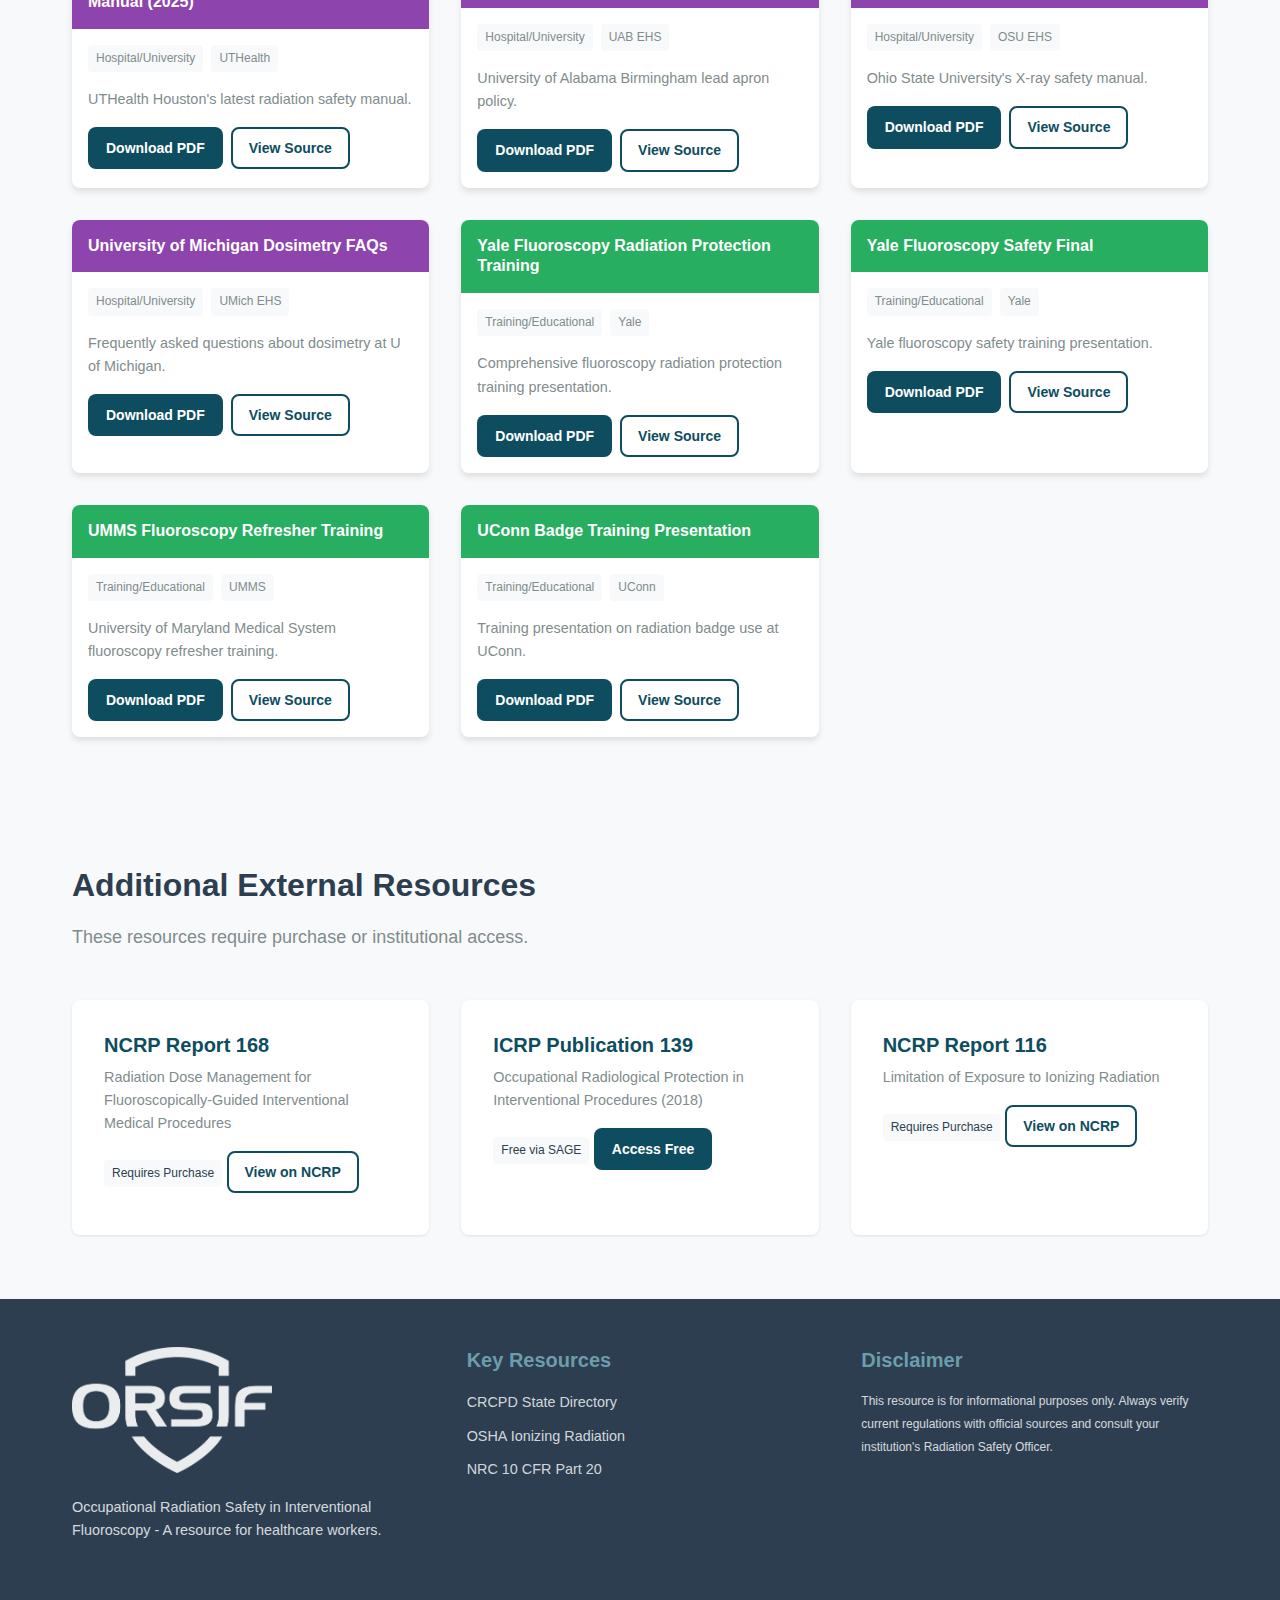
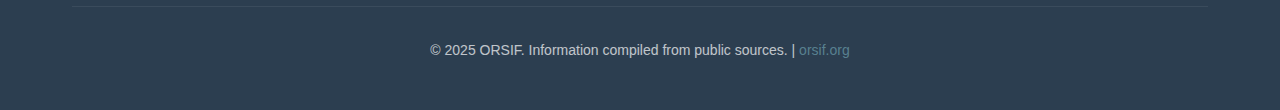
<file: resources.html>
<!DOCTYPE html>
<html lang="en">
<head>
    <meta charset="UTF-8">
    <meta name="viewport" content="width=device-width, initial-scale=1.0">
    <title>Resources &amp; PDFs - ORSIF Radiation Safety Guide</title>
    <link rel="stylesheet" href="css/styles.css">
</head>
<body>
    <nav class="main-nav">
        <div class="nav-container">
            <a href="index.html" class="nav-logo">
                <img src="images/orsif_shield_mark_white.png" alt="ORSIF Shield">
                <span class="logo-text">ORSIF</span>
            </a>
            <ul class="nav-links">
                <li><a href="index.html">Home</a></li>
                <li><a href="states.html">Find Your State</a></li>
                <li><a href="hierarchy.html">Regulatory Hierarchy</a></li>
                <li><a href="resources.html" class="active">Resources &amp; PDFs</a></li>
                <li><a href="about.html">About</a></li>
            </ul>
            <button class="nav-toggle" aria-label="Toggle navigation">
                <span></span>
                <span></span>
                <span></span>
            </button>
        </div>
    </nav>

    <main>
        <section class="page-header">
            <div class="container">
                <h1>Resources &amp; PDF Library</h1>
                <p class="section-intro">Download guidance documents, regulations, training materials, and hospital radiation safety manuals. Filter by category, state, or search by keyword.</p>
            </div>
        </section>

        <section class="resources-page">
            <div class="container">
                <!-- Filters -->
                <div class="resource-filters">
                    <div class="filter-group">
                        <label for="filter-category">Category</label>
                        <select id="filter-category">
                            <option value="">All Categories</option>
                            <option value="federal">Federal/National</option>
                            <option value="state">State Regulations</option>
                            <option value="hospital">Hospital/University Manuals</option>
                            <option value="training">Training/Educational</option>
                        </select>
                    </div>

                    <div class="filter-group">
                        <label for="filter-state">State</label>
                        <select id="filter-state">
                            <option value="">All States</option>
                            <option value="AL">Alabama</option>
                            <option value="CA">California</option>
                            <option value="FL">Florida</option>
                            <option value="GA">Georgia</option>
                            <option value="IL">Illinois</option>
                            <option value="MI">Michigan</option>
                            <option value="MN">Minnesota</option>
                            <option value="NY">New York</option>
                            <option value="PA">Pennsylvania</option>
                            <option value="TX">Texas</option>
                        </select>
                    </div>

                    <div class="filter-group">
                        <label for="filter-search">Search</label>
                        <input type="text" id="filter-search" placeholder="Search by keyword...">
                    </div>

                    <div class="filter-group filter-actions">
                        <label>&nbsp;</label>
                        <button id="clear-filters" class="btn btn-secondary btn-sm">Clear Filters</button>
                    </div>
                </div>

                <!-- Results count -->
                <div class="results-info">
                    <span id="results-count">Loading...</span>
                </div>

                <!-- Resource Grid -->
                <div id="resource-grid" class="resource-grid">
                    <div class="loading">Loading resources...</div>
                </div>

                <!-- No results message -->
                <div id="no-results" class="no-results" style="display: none;">
                    <h3>No resources found</h3>
                    <p>Try adjusting your filters or search terms.</p>
                </div>
            </div>
        </section>

        <!-- External Resources -->
        <section class="external-resources">
            <div class="container">
                <h2>Additional External Resources</h2>
                <p class="section-intro">These resources require purchase or institutional access.</p>

                <div class="external-grid">
                    <div class="external-card">
                        <h4>NCRP Report 168</h4>
                        <p>Radiation Dose Management for Fluoroscopically-Guided Interventional Medical Procedures</p>
                        <span class="price-note">Requires Purchase</span>
                        <a href="https://ncrponline.org/shop/reports/report-no-168-radiation-dose-management-for-fluoroscopically-guided-interventional-medical-procedures/" target="_blank" class="btn btn-sm btn-secondary">View on NCRP</a>
                    </div>

                    <div class="external-card">
                        <h4>ICRP Publication 139</h4>
                        <p>Occupational Radiological Protection in Interventional Procedures (2018)</p>
                        <span class="price-note">Free via SAGE</span>
                        <a href="https://journals.sagepub.com/doi/full/10.1177/0146645317750356" target="_blank" class="btn btn-sm btn-primary">Access Free</a>
                    </div>

                    <div class="external-card">
                        <h4>NCRP Report 116</h4>
                        <p>Limitation of Exposure to Ionizing Radiation</p>
                        <span class="price-note">Requires Purchase</span>
                        <a href="https://ncrponline.org/publications/reports/" target="_blank" class="btn btn-sm btn-secondary">View on NCRP</a>
                    </div>
                </div>
            </div>
        </section>
    </main>

    <footer class="main-footer">
        <div class="container">
            <div class="footer-content">
                <div class="footer-section">
                    <div class="footer-logo">
                        <img src="images/orsif_logo_white.png" alt="ORSIF">
                    </div>
                    <p>Occupational Radiation Safety in Interventional Fluoroscopy - A resource for healthcare workers.</p>
                </div>
                <div class="footer-section">
                    <h4>Key Resources</h4>
                    <ul>
                        <li><a href="https://www.crcpd.org/mpage/StateContactDirector" target="_blank">CRCPD State Directory</a></li>
                        <li><a href="https://www.osha.gov/ionizing-radiation" target="_blank">OSHA Ionizing Radiation</a></li>
                        <li><a href="https://www.nrc.gov/reading-rm/doc-collections/cfr/part020/" target="_blank">NRC 10 CFR Part 20</a></li>
                    </ul>
                </div>
                <div class="footer-section">
                    <h4>Disclaimer</h4>
                    <p><small>This resource is for informational purposes only. Always verify current regulations with official sources and consult your institution's Radiation Safety Officer.</small></p>
                </div>
            </div>
            <div class="footer-bottom">
                <p>&copy; 2025 ORSIF. Information compiled from public sources. | <a href="https://orsif.org" target="_blank" style="color: var(--color-primary-light);">orsif.org</a></p>
            </div>
        </div>
    </footer>

    <script src="js/app.js"></script>
    <script src="js/resources.js"></script>
</body>
</html>
</file>
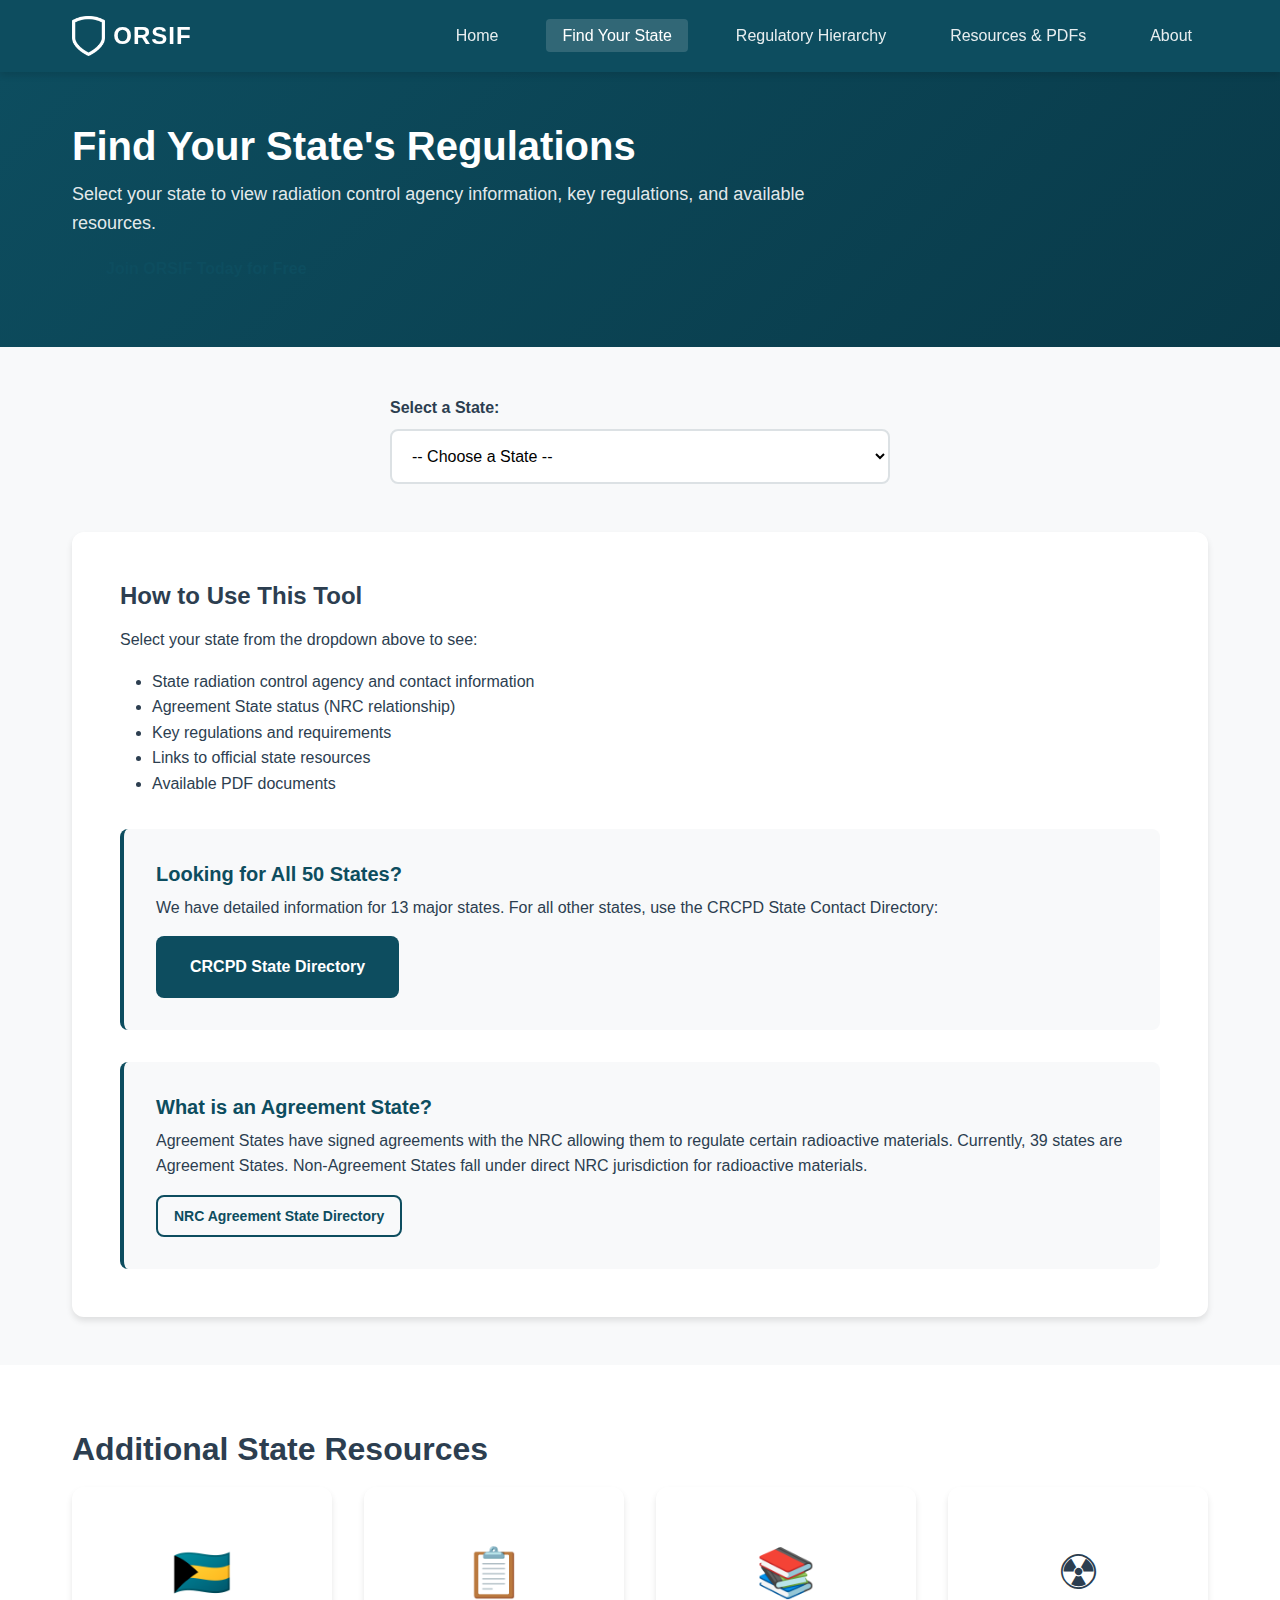
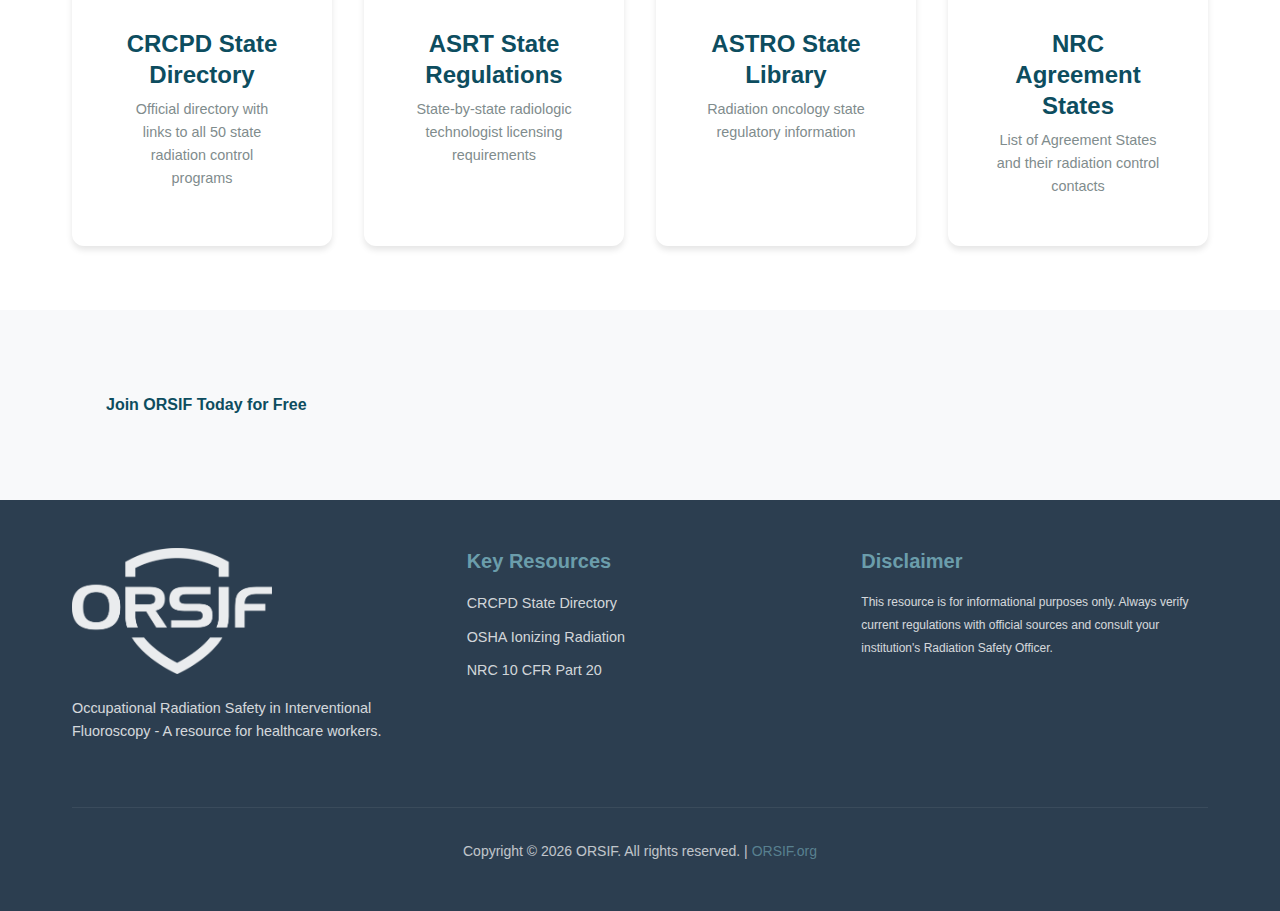
<file: states.html>
<!DOCTYPE html>
<html lang="en">
<head>
    <meta charset="UTF-8">
    <meta name="viewport" content="width=device-width, initial-scale=1.0">
    <title>Find Your State - ORSIF Radiation Safety Guide</title>
    <link rel="stylesheet" href="css/styles.css">
</head>
<body>
    <nav class="main-nav">
        <div class="nav-container">
            <a href="index.html" class="nav-logo">
                <img src="images/orsif_shield_mark_white.png" alt="ORSIF Shield">
                <span class="logo-text">ORSIF</span>
            </a>
            <ul class="nav-links">
                <li><a href="index.html">Home</a></li>
                <li><a href="states.html" class="active">Find Your State</a></li>
                <li><a href="hierarchy.html">Regulatory Hierarchy</a></li>
                <li><a href="resources.html">Resources &amp; PDFs</a></li>
                <li><a href="about.html">About</a></li>
            </ul>
            <button class="nav-toggle" aria-label="Toggle navigation">
                <span></span>
                <span></span>
                <span></span>
            </button>
        </div>
    </nav>

    <main>
        <section class="page-header">
            <div class="container">
                <h1>Find Your State's Regulations</h1>
                <p class="section-intro">Select your state to view radiation control agency information, key regulations, and available resources.</p>
                <div class="join-cta">
                    <a href="https://orsif.org/join" target="_blank" class="btn btn-join">Join ORSIF Today for Free</a>
                </div>
            </div>
        </section>

        <section class="state-finder">
            <div class="container">
                <div class="state-selector">
                    <label for="state-select">Select a State:</label>
                    <select id="state-select">
                        <option value="">-- Choose a State --</option>
                        <optgroup label="States with Detailed Information">
                            <option value="AL">Alabama</option>
                            <option value="CA">California</option>
                            <option value="FL">Florida</option>
                            <option value="GA">Georgia</option>
                            <option value="IL">Illinois</option>
                            <option value="MA">Massachusetts</option>
                            <option value="MI">Michigan</option>
                            <option value="MN">Minnesota</option>
                            <option value="NY">New York</option>
                            <option value="OH">Ohio</option>
                            <option value="PA">Pennsylvania</option>
                            <option value="TX">Texas</option>
                            <option value="WA">Washington</option>
                        </optgroup>
                        <optgroup label="All Other States (via CRCPD)">
                            <option value="AK">Alaska</option>
                            <option value="AZ">Arizona</option>
                            <option value="AR">Arkansas</option>
                            <option value="CO">Colorado</option>
                            <option value="CT">Connecticut</option>
                            <option value="DE">Delaware</option>
                            <option value="DC">District of Columbia</option>
                            <option value="HI">Hawaii</option>
                            <option value="ID">Idaho</option>
                            <option value="IN">Indiana</option>
                            <option value="IA">Iowa</option>
                            <option value="KS">Kansas</option>
                            <option value="KY">Kentucky</option>
                            <option value="LA">Louisiana</option>
                            <option value="ME">Maine</option>
                            <option value="MD">Maryland</option>
                            <option value="MS">Mississippi</option>
                            <option value="MO">Missouri</option>
                            <option value="MT">Montana</option>
                            <option value="NE">Nebraska</option>
                            <option value="NV">Nevada</option>
                            <option value="NH">New Hampshire</option>
                            <option value="NJ">New Jersey</option>
                            <option value="NM">New Mexico</option>
                            <option value="NC">North Carolina</option>
                            <option value="ND">North Dakota</option>
                            <option value="OK">Oklahoma</option>
                            <option value="OR">Oregon</option>
                            <option value="RI">Rhode Island</option>
                            <option value="SC">South Carolina</option>
                            <option value="SD">South Dakota</option>
                            <option value="TN">Tennessee</option>
                            <option value="UT">Utah</option>
                            <option value="VT">Vermont</option>
                            <option value="VA">Virginia</option>
                            <option value="WV">West Virginia</option>
                            <option value="WI">Wisconsin</option>
                            <option value="WY">Wyoming</option>
                        </optgroup>
                    </select>
                </div>

                <!-- State Information Display -->
                <div id="state-info" class="state-info">
                    <!-- Populated by JavaScript -->
                </div>

                <!-- Default message when no state selected -->
                <div id="state-default" class="state-default">
                    <div class="default-content">
                        <h3>How to Use This Tool</h3>
                        <p>Select your state from the dropdown above to see:</p>
                        <ul>
                            <li>State radiation control agency and contact information</li>
                            <li>Agreement State status (NRC relationship)</li>
                            <li>Key regulations and requirements</li>
                            <li>Links to official state resources</li>
                            <li>Available PDF documents</li>
                        </ul>

                        <div class="info-box">
                            <h4>Looking for All 50 States?</h4>
                            <p>We have detailed information for 13 major states. For all other states, use the CRCPD State Contact Directory:</p>
                            <a href="https://www.crcpd.org/mpage/StateContactDirector" target="_blank" class="btn btn-primary">CRCPD State Directory</a>
                        </div>

                        <div class="info-box mt-2">
                            <h4>What is an Agreement State?</h4>
                            <p>Agreement States have signed agreements with the NRC allowing them to regulate certain radioactive materials. Currently, 39 states are Agreement States. Non-Agreement States fall under direct NRC jurisdiction for radioactive materials.</p>
                            <a href="https://scp.nrc.gov/asdirectory.html" target="_blank" class="btn btn-secondary btn-sm">NRC Agreement State Directory</a>
                        </div>
                    </div>
                </div>

                <!-- Generic state info for states without detailed data -->
                <div id="state-generic" class="state-info" style="display: none;">
                    <!-- Populated by JavaScript for states without detailed data -->
                </div>
            </div>
        </section>

        <!-- Additional Resources -->
        <section class="additional-resources">
            <div class="container">
                <h2>Additional State Resources</h2>
                <div class="links-grid">
                    <a href="https://www.crcpd.org/mpage/StateContactDirector" target="_blank" class="quick-link-card">
                        <div class="card-icon">&#127463;&#127480;</div>
                        <h3>CRCPD State Directory</h3>
                        <p>Official directory with links to all 50 state radiation control programs</p>
                    </a>

                    <a href="https://www.asrt.org/main/standards-and-regulations/legislation-regulations-and-advocacy/states-that-regulate" target="_blank" class="quick-link-card">
                        <div class="card-icon">&#128203;</div>
                        <h3>ASRT State Regulations</h3>
                        <p>State-by-state radiologic technologist licensing requirements</p>
                    </a>

                    <a href="https://www.astro.org/advocacy/state-regulatory-library" target="_blank" class="quick-link-card">
                        <div class="card-icon">&#128218;</div>
                        <h3>ASTRO State Library</h3>
                        <p>Radiation oncology state regulatory information</p>
                    </a>

                    <a href="https://scp.nrc.gov/asdirectory.html" target="_blank" class="quick-link-card">
                        <div class="card-icon">&#9762;</div>
                        <h3>NRC Agreement States</h3>
                        <p>List of Agreement States and their radiation control contacts</p>
                    </a>
                </div>
            </div>
        </section>
    </main>

    <!-- Join CTA Section -->
    <section class="join-cta" style="background-color: var(--color-bg-alt);">
        <div class="container">
            <a href="https://orsif.org/join" target="_blank" class="btn btn-join">Join ORSIF Today for Free</a>
        </div>
    </section>

    <footer class="main-footer">
        <div class="container">
            <div class="footer-content">
                <div class="footer-section">
                    <div class="footer-logo">
                        <a href="https://orsif.org" target="_blank">
                            <img src="images/orsif_logo_white.png" alt="ORSIF">
                        </a>
                    </div>
                    <p>Occupational Radiation Safety in Interventional Fluoroscopy - A resource for healthcare workers.</p>
                </div>
                <div class="footer-section">
                    <h4>Key Resources</h4>
                    <ul>
                        <li><a href="https://www.crcpd.org/mpage/StateContactDirector" target="_blank">CRCPD State Directory</a></li>
                        <li><a href="https://www.osha.gov/ionizing-radiation" target="_blank">OSHA Ionizing Radiation</a></li>
                        <li><a href="https://www.nrc.gov/reading-rm/doc-collections/cfr/part020/" target="_blank">NRC 10 CFR Part 20</a></li>
                    </ul>
                </div>
                <div class="footer-section">
                    <h4>Disclaimer</h4>
                    <p><small>This resource is for informational purposes only. Always verify current regulations with official sources and consult your institution's Radiation Safety Officer.</small></p>
                </div>
            </div>
            <div class="footer-bottom">
                <p>Copyright &copy; 2026 ORSIF. All rights reserved. | <a href="https://orsif.org" target="_blank" style="color: var(--color-primary-light);">ORSIF.org</a></p>
            </div>
        </div>
    </footer>

    <script src="js/app.js"></script>
    <script src="js/states.js"></script>
</body>
</html>
</file>
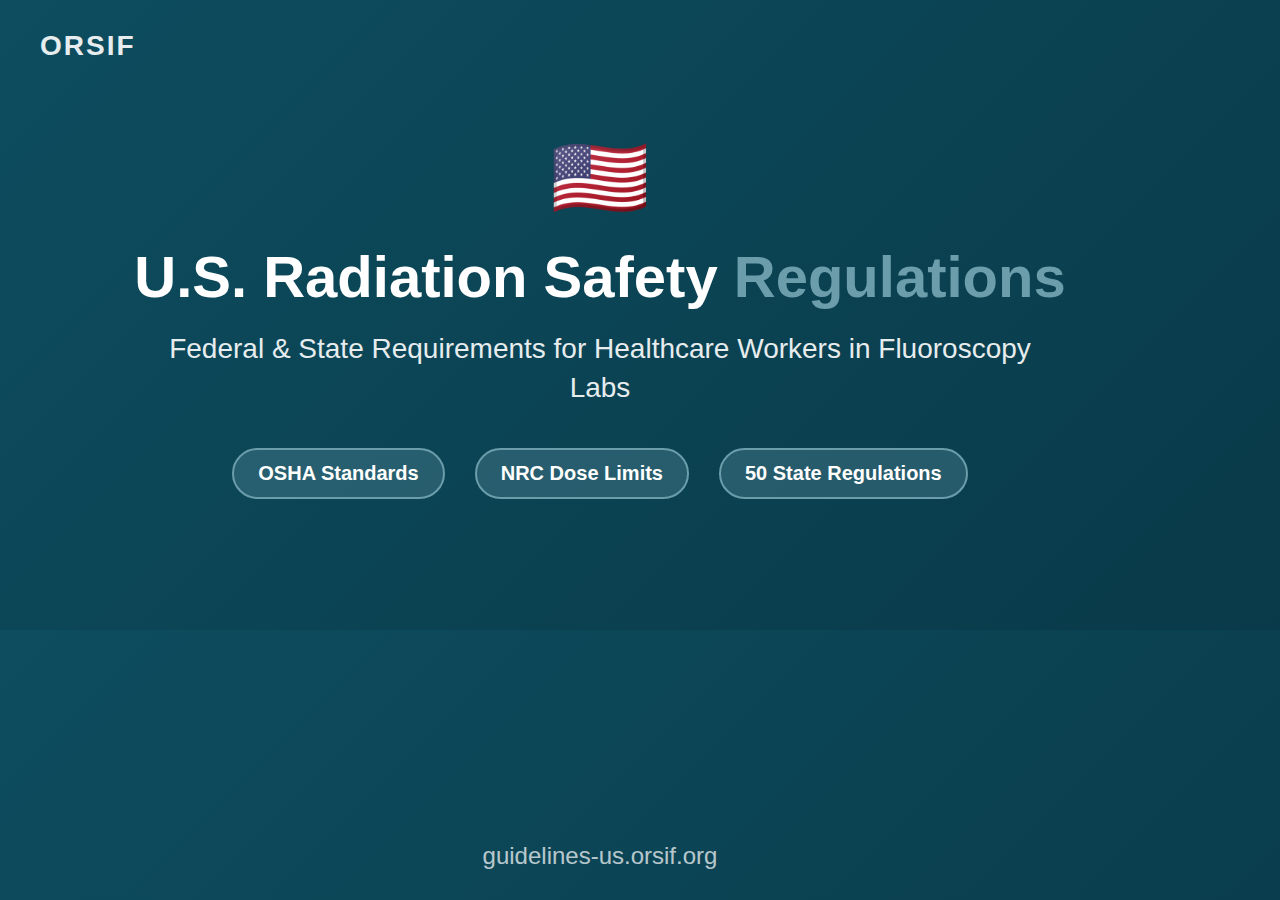
<file: images/og-image.html>
<!DOCTYPE html>
<html lang="en">
<head>
    <meta charset="UTF-8">
    <title>ORSIF US Guidelines - OG Image</title>
    <style>
        * { margin: 0; padding: 0; box-sizing: border-box; }
        body {
            width: 1200px;
            height: 630px;
            background: linear-gradient(135deg, #0d4d5f 0%, #093a49 100%);
            font-family: -apple-system, BlinkMacSystemFont, 'Segoe UI', Roboto, sans-serif;
            display: flex;
            flex-direction: column;
            justify-content: center;
            align-items: center;
            color: white;
            padding: 60px;
        }
        .flag {
            font-size: 80px;
            margin-bottom: 20px;
        }
        h1 {
            font-size: 58px;
            font-weight: 700;
            text-align: center;
            margin-bottom: 20px;
            line-height: 1.1;
        }
        .highlight {
            color: #6b9dab;
        }
        .subtitle {
            font-size: 28px;
            text-align: center;
            opacity: 0.9;
            max-width: 900px;
            line-height: 1.4;
            margin-bottom: 40px;
        }
        .badges {
            display: flex;
            gap: 30px;
            flex-wrap: wrap;
            justify-content: center;
        }
        .badge {
            background: rgba(107, 157, 171, 0.3);
            border: 2px solid #6b9dab;
            padding: 12px 24px;
            border-radius: 30px;
            font-size: 20px;
            font-weight: 600;
        }
        .url {
            position: absolute;
            bottom: 30px;
            font-size: 24px;
            opacity: 0.7;
        }
        .logo {
            position: absolute;
            top: 30px;
            left: 40px;
            font-size: 28px;
            font-weight: 700;
            letter-spacing: 2px;
            opacity: 0.9;
        }
    </style>
</head>
<body>
    <div class="logo">ORSIF</div>
    <div class="flag">&#127482;&#127480;</div>
    <h1>U.S. Radiation Safety <span class="highlight">Regulations</span></h1>
    <p class="subtitle">Federal & State Requirements for Healthcare Workers in Fluoroscopy Labs</p>
    <div class="badges">
        <div class="badge">OSHA Standards</div>
        <div class="badge">NRC Dose Limits</div>
        <div class="badge">50 State Regulations</div>
    </div>
    <div class="url">guidelines-us.orsif.org</div>
</body>
</html>
</file>
<file: css/styles.css>
/* ===================================
   ORSIF - Radiation Safety Guide
   Main Stylesheet
   =================================== */

/* CSS Variables for easy theming */
:root {
    /* ORSIF Brand Colors */
    --color-primary: #0d4d5f;          /* Dark teal - ORSIF text color */
    --color-primary-dark: #093a49;     /* Darker teal for hover states */
    --color-primary-light: #6b9dab;    /* Light teal - Shield color */
    --color-secondary: #27ae60;
    --color-accent: #6b9dab;           /* Shield teal as accent */
    --color-warning: #f39c12;

    /* Hierarchy Level Colors - refined for ORSIF palette */
    --color-federal: #b84c3c;
    --color-state: #0d4d5f;
    --color-accreditation: #7b5a9e;
    --color-professional: #27ae60;
    --color-institutional: #e89b2d;
    --color-individual: #6b9dab;

    /* Neutrals */
    --color-text: #2c3e50;
    --color-text-light: #7f8c8d;
    --color-bg: #ffffff;
    --color-bg-alt: #f8f9fa;
    --color-bg-dark: #ecf0f1;
    --color-border: #dce1e4;

    /* Typography */
    --font-main: -apple-system, BlinkMacSystemFont, 'Segoe UI', Roboto, Oxygen, Ubuntu, sans-serif;
    --font-heading: 'Segoe UI', Roboto, sans-serif;

    /* Spacing */
    --spacing-xs: 0.25rem;
    --spacing-sm: 0.5rem;
    --spacing-md: 1rem;
    --spacing-lg: 2rem;
    --spacing-xl: 3rem;
    --spacing-xxl: 4rem;

    /* Border Radius */
    --radius-sm: 4px;
    --radius-md: 8px;
    --radius-lg: 12px;

    /* Shadows */
    --shadow-sm: 0 1px 3px rgba(0,0,0,0.1);
    --shadow-md: 0 4px 6px rgba(0,0,0,0.1);
    --shadow-lg: 0 10px 25px rgba(0,0,0,0.1);

    /* Transitions */
    --transition-fast: 0.15s ease;
    --transition-normal: 0.3s ease;
}

/* ===================================
   Reset & Base Styles
   =================================== */
*, *::before, *::after {
    box-sizing: border-box;
    margin: 0;
    padding: 0;
}

html {
    scroll-behavior: smooth;
}

body {
    font-family: var(--font-main);
    font-size: 16px;
    line-height: 1.6;
    color: var(--color-text);
    background-color: var(--color-bg);
}

h1, h2, h3, h4, h5, h6 {
    font-family: var(--font-heading);
    font-weight: 600;
    line-height: 1.3;
    margin-bottom: var(--spacing-md);
}

h1 { font-size: 2.5rem; }
h2 { font-size: 2rem; }
h3 { font-size: 1.5rem; }
h4 { font-size: 1.25rem; }

p {
    margin-bottom: var(--spacing-md);
}

a {
    color: var(--color-primary);
    text-decoration: none;
    transition: color var(--transition-fast);
}

a:hover {
    color: var(--color-primary-dark);
}

ul, ol {
    padding-left: var(--spacing-lg);
}

img {
    max-width: 100%;
    height: auto;
}

/* ===================================
   Layout
   =================================== */
.container {
    max-width: 1200px;
    margin: 0 auto;
    padding: 0 var(--spacing-lg);
}

section {
    padding: var(--spacing-xxl) 0;
}

section:nth-child(even) {
    background-color: var(--color-bg-alt);
}

.section-intro {
    font-size: 1.125rem;
    color: var(--color-text-light);
    max-width: 800px;
    margin-bottom: var(--spacing-xl);
}

/* ===================================
   Navigation
   =================================== */
.main-nav {
    background-color: var(--color-primary);
    padding: var(--spacing-md) 0;
    position: sticky;
    top: 0;
    z-index: 1000;
    box-shadow: var(--shadow-md);
}

.nav-container {
    max-width: 1200px;
    margin: 0 auto;
    padding: 0 var(--spacing-lg);
    display: flex;
    justify-content: space-between;
    align-items: center;
}

.nav-logo {
    display: flex;
    align-items: center;
    gap: var(--spacing-sm);
    color: white;
    text-decoration: none;
}

.nav-logo img {
    height: 40px;
    max-height: 40px;
    width: auto;
    object-fit: contain;
}

.logo-text {
    font-size: 1.5rem;
    font-weight: 700;
    letter-spacing: 1px;
}

.logo-subtitle {
    font-size: 0.75rem;
    opacity: 0.8;
}

/* Hero logo */
.hero-logo {
    margin-bottom: var(--spacing-lg);
}

.hero-logo img {
    max-width: 280px;
    height: auto;
}

/* Footer logo */
.footer-logo {
    margin-bottom: var(--spacing-md);
}

.footer-logo img {
    max-width: 200px;
    height: auto;
    opacity: 0.9;
}

.nav-links {
    display: flex;
    list-style: none;
    gap: var(--spacing-lg);
    padding: 0;
    margin: 0;
}

.nav-links a {
    color: rgba(255,255,255,0.9);
    font-weight: 500;
    padding: var(--spacing-sm) var(--spacing-md);
    border-radius: var(--radius-sm);
    transition: all var(--transition-fast);
}

.nav-links a:hover,
.nav-links a.active {
    background-color: rgba(255,255,255,0.15);
    color: white;
}

.nav-toggle {
    display: none;
    flex-direction: column;
    gap: 4px;
    background: none;
    border: none;
    cursor: pointer;
    padding: var(--spacing-sm);
}

.nav-toggle span {
    display: block;
    width: 24px;
    height: 2px;
    background-color: white;
    transition: all var(--transition-fast);
}

/* ===================================
   Buttons
   =================================== */
.btn {
    display: inline-block;
    padding: var(--spacing-md) var(--spacing-lg);
    border-radius: var(--radius-md);
    font-weight: 600;
    text-align: center;
    cursor: pointer;
    transition: all var(--transition-fast);
    border: 2px solid transparent;
}

.btn-primary {
    background-color: var(--color-primary);
    color: white;
}

.btn-primary:hover {
    background-color: var(--color-primary-dark);
    color: white;
}

.btn-secondary {
    background-color: transparent;
    border-color: var(--color-primary);
    color: var(--color-primary);
}

.btn-secondary:hover {
    background-color: var(--color-primary);
    color: white;
}

.btn-sm {
    padding: var(--spacing-sm) var(--spacing-md);
    font-size: 0.875rem;
}

/* ===================================
   Hero Section
   =================================== */
.hero {
    background: linear-gradient(135deg, var(--color-primary) 0%, var(--color-primary-dark) 100%);
    color: white;
    padding: var(--spacing-xxl) 0;
    text-align: center;
}

.hero h1 {
    font-size: 2.75rem;
    margin-bottom: var(--spacing-lg);
}

.hero .highlight {
    color: var(--color-primary-light);
}

.hero-subtitle {
    font-size: 1.25rem;
    opacity: 0.9;
    max-width: 700px;
    margin: 0 auto var(--spacing-xl);
}

.hero-actions {
    display: flex;
    gap: var(--spacing-md);
    justify-content: center;
    flex-wrap: wrap;
}

.hero .btn-primary {
    background-color: white;
    color: var(--color-primary);
}

.hero .btn-primary:hover {
    background-color: var(--color-primary-light);
    color: white;
}

.hero .btn-secondary {
    border-color: white;
    color: white;
}

.hero .btn-secondary:hover {
    background-color: white;
    color: var(--color-primary);
}

/* ===================================
   Hierarchy Visual
   =================================== */
.hierarchy-visual {
    max-width: 600px;
    margin: 0 auto;
}

.hierarchy-level {
    display: flex;
    align-items: center;
    gap: var(--spacing-lg);
    padding: var(--spacing-lg);
    background-color: white;
    border-radius: var(--radius-lg);
    box-shadow: var(--shadow-md);
    cursor: pointer;
    transition: all var(--transition-normal);
    border-left: 5px solid;
}

.hierarchy-level:hover {
    transform: translateX(10px);
    box-shadow: var(--shadow-lg);
}

.level-federal { border-left-color: var(--color-federal); }
.level-state { border-left-color: var(--color-state); }
.level-accreditation { border-left-color: var(--color-accreditation); }
.level-professional { border-left-color: var(--color-professional); }
.level-institutional { border-left-color: var(--color-institutional); }
.level-individual { border-left-color: var(--color-individual); }

.level-icon {
    width: 48px;
    height: 48px;
    border-radius: 50%;
    display: flex;
    align-items: center;
    justify-content: center;
    font-size: 1.25rem;
    font-weight: 700;
    color: white;
    flex-shrink: 0;
}

.level-federal .level-icon { background-color: var(--color-federal); }
.level-state .level-icon { background-color: var(--color-state); }
.level-accreditation .level-icon { background-color: var(--color-accreditation); }
.level-professional .level-icon { background-color: var(--color-professional); }
.level-institutional .level-icon { background-color: var(--color-institutional); }
.level-individual .level-icon { background-color: var(--color-individual); }

.level-content h3 {
    margin-bottom: var(--spacing-xs);
    font-size: 1.25rem;
}

.level-content p {
    margin-bottom: var(--spacing-xs);
    color: var(--color-text-light);
    font-size: 0.9rem;
}

.level-detail {
    font-size: 0.8rem;
    color: var(--color-text-light);
    font-style: italic;
}

.hierarchy-connector {
    width: 3px;
    height: 30px;
    background-color: var(--color-border);
    margin: 0 auto;
}

/* ===================================
   Dose Limits Table
   =================================== */
.table-wrapper {
    overflow-x: auto;
}

.dose-table {
    width: 100%;
    border-collapse: collapse;
    background-color: white;
    border-radius: var(--radius-md);
    overflow: hidden;
    box-shadow: var(--shadow-md);
}

.dose-table th,
.dose-table td {
    padding: var(--spacing-md);
    text-align: left;
    border-bottom: 1px solid var(--color-border);
}

.dose-table th {
    background-color: var(--color-primary);
    color: white;
    font-weight: 600;
}

.dose-table tr:hover {
    background-color: var(--color-bg-alt);
}

.dose-table td small {
    display: block;
    color: var(--color-text-light);
    font-size: 0.8rem;
}

.table-note {
    margin-top: var(--spacing-md);
    font-size: 0.9rem;
    color: var(--color-text-light);
    font-style: italic;
}

/* ===================================
   Quick Links Grid
   =================================== */
.links-grid {
    display: grid;
    grid-template-columns: repeat(auto-fit, minmax(250px, 1fr));
    gap: var(--spacing-lg);
}

.quick-link-card {
    background-color: white;
    padding: var(--spacing-xl);
    border-radius: var(--radius-lg);
    box-shadow: var(--shadow-md);
    text-align: center;
    transition: all var(--transition-normal);
    text-decoration: none;
    color: inherit;
}

.quick-link-card:hover {
    transform: translateY(-5px);
    box-shadow: var(--shadow-lg);
    color: inherit;
}

.card-icon {
    font-size: 3rem;
    margin-bottom: var(--spacing-md);
}

.quick-link-card h3 {
    color: var(--color-primary);
    margin-bottom: var(--spacing-sm);
}

.quick-link-card p {
    color: var(--color-text-light);
    font-size: 0.9rem;
    margin-bottom: 0;
}

/* ===================================
   Audience Section
   =================================== */
.audience-grid {
    display: grid;
    grid-template-columns: repeat(auto-fit, minmax(220px, 1fr));
    gap: var(--spacing-lg);
}

.audience-card {
    padding: var(--spacing-lg);
    background-color: white;
    border-radius: var(--radius-md);
    border-top: 4px solid var(--color-primary);
    box-shadow: var(--shadow-sm);
}

.audience-card h3 {
    color: var(--color-primary);
    font-size: 1.125rem;
    margin-bottom: var(--spacing-sm);
}

.audience-card p {
    font-size: 0.9rem;
    color: var(--color-text-light);
    margin-bottom: 0;
}

/* ===================================
   Footer
   =================================== */
.main-footer {
    background-color: var(--color-text);
    color: white;
    padding: var(--spacing-xl) 0 var(--spacing-lg);
}

.footer-content {
    display: grid;
    grid-template-columns: repeat(auto-fit, minmax(250px, 1fr));
    gap: var(--spacing-xl);
    margin-bottom: var(--spacing-xl);
}

.footer-section h4 {
    color: var(--color-primary-light);
    margin-bottom: var(--spacing-md);
}

.footer-section p {
    font-size: 0.9rem;
    opacity: 0.8;
}

.footer-section ul {
    list-style: none;
    padding: 0;
}

.footer-section li {
    margin-bottom: var(--spacing-sm);
}

.footer-section a {
    color: rgba(255,255,255,0.8);
    font-size: 0.9rem;
}

.footer-section a:hover {
    color: white;
}

.footer-bottom {
    border-top: 1px solid rgba(255,255,255,0.1);
    padding-top: var(--spacing-lg);
    text-align: center;
    font-size: 0.875rem;
    opacity: 0.7;
}

/* ===================================
   State Finder Page
   =================================== */
.state-finder {
    padding: var(--spacing-xl) 0;
}

.state-selector {
    max-width: 500px;
    margin: 0 auto var(--spacing-xl);
}

.state-selector label {
    display: block;
    font-weight: 600;
    margin-bottom: var(--spacing-sm);
}

.state-selector select {
    width: 100%;
    padding: var(--spacing-md);
    font-size: 1rem;
    border: 2px solid var(--color-border);
    border-radius: var(--radius-md);
    background-color: white;
    cursor: pointer;
}

.state-selector select:focus {
    outline: none;
    border-color: var(--color-primary);
}

.state-info {
    display: none;
    background-color: white;
    padding: var(--spacing-xl);
    border-radius: var(--radius-lg);
    box-shadow: var(--shadow-lg);
}

.state-info.active {
    display: block;
}

.state-header {
    border-bottom: 2px solid var(--color-border);
    padding-bottom: var(--spacing-lg);
    margin-bottom: var(--spacing-lg);
}

.state-header h2 {
    color: var(--color-primary);
    margin-bottom: var(--spacing-sm);
}

.agreement-badge {
    display: inline-block;
    padding: var(--spacing-xs) var(--spacing-md);
    border-radius: 20px;
    font-size: 0.8rem;
    font-weight: 600;
}

.agreement-badge.yes {
    background-color: #d4edda;
    color: #155724;
}

.agreement-badge.no {
    background-color: #f8d7da;
    color: #721c24;
}

.state-section {
    margin-bottom: var(--spacing-xl);
}

.state-section h3 {
    color: var(--color-text);
    font-size: 1.125rem;
    margin-bottom: var(--spacing-md);
    padding-bottom: var(--spacing-sm);
    border-bottom: 1px solid var(--color-border);
}

.info-grid {
    display: grid;
    grid-template-columns: repeat(auto-fit, minmax(200px, 1fr));
    gap: var(--spacing-md);
}

.info-item {
    padding: var(--spacing-md);
    background-color: var(--color-bg-alt);
    border-radius: var(--radius-sm);
}

.info-item strong {
    display: block;
    font-size: 0.8rem;
    color: var(--color-text-light);
    margin-bottom: var(--spacing-xs);
}

.link-list {
    list-style: none;
    padding: 0;
}

.link-list li {
    padding: var(--spacing-sm) 0;
    border-bottom: 1px solid var(--color-border);
}

.link-list li:last-child {
    border-bottom: none;
}

.link-list a {
    display: flex;
    align-items: center;
    gap: var(--spacing-sm);
}

.link-list a::before {
    content: ">";
    color: var(--color-primary);
}

/* ===================================
   Hierarchy Page
   =================================== */
.hierarchy-tree {
    max-width: 900px;
    margin: 0 auto;
}

.hierarchy-section {
    margin-bottom: var(--spacing-lg);
    background-color: white;
    border-radius: var(--radius-lg);
    box-shadow: var(--shadow-md);
    overflow: hidden;
}

.hierarchy-header {
    display: flex;
    align-items: center;
    gap: var(--spacing-md);
    padding: var(--spacing-lg);
    cursor: pointer;
    transition: background-color var(--transition-fast);
}

.hierarchy-header:hover {
    background-color: var(--color-bg-alt);
}

.hierarchy-header .level-icon {
    width: 40px;
    height: 40px;
    font-size: 1rem;
}

.hierarchy-header h3 {
    margin: 0;
    flex-grow: 1;
}

.expand-icon {
    font-size: 1.5rem;
    color: var(--color-text-light);
    transition: transform var(--transition-fast);
}

.hierarchy-section.expanded .expand-icon {
    transform: rotate(180deg);
}

.hierarchy-content {
    display: none;
    padding: 0 var(--spacing-lg) var(--spacing-lg);
    border-top: 1px solid var(--color-border);
}

.hierarchy-section.expanded .hierarchy-content {
    display: block;
}

.agency-card, .org-card {
    padding: var(--spacing-lg);
    background-color: var(--color-bg-alt);
    border-radius: var(--radius-md);
    margin-top: var(--spacing-md);
}

.agency-card h4, .org-card h4 {
    color: var(--color-primary);
    margin-bottom: var(--spacing-sm);
}

.agency-card p, .org-card p {
    font-size: 0.9rem;
    margin-bottom: var(--spacing-sm);
}

.regulation-tag {
    display: inline-block;
    padding: var(--spacing-xs) var(--spacing-sm);
    background-color: var(--color-primary);
    color: white;
    border-radius: var(--radius-sm);
    font-size: 0.8rem;
    font-weight: 500;
    margin-bottom: var(--spacing-sm);
}

/* ===================================
   Resources Page
   =================================== */
.resource-filters {
    display: flex;
    gap: var(--spacing-md);
    flex-wrap: wrap;
    margin-bottom: var(--spacing-xl);
    padding: var(--spacing-lg);
    background-color: white;
    border-radius: var(--radius-md);
    box-shadow: var(--shadow-sm);
}

.filter-group {
    flex: 1;
    min-width: 200px;
}

.filter-group label {
    display: block;
    font-weight: 600;
    font-size: 0.875rem;
    margin-bottom: var(--spacing-sm);
}

.filter-group select,
.filter-group input {
    width: 100%;
    padding: var(--spacing-sm) var(--spacing-md);
    border: 1px solid var(--color-border);
    border-radius: var(--radius-sm);
    font-size: 0.9rem;
}

.resource-grid {
    display: grid;
    grid-template-columns: repeat(auto-fill, minmax(300px, 1fr));
    gap: var(--spacing-lg);
}

.resource-card {
    background-color: white;
    border-radius: var(--radius-md);
    box-shadow: var(--shadow-md);
    overflow: hidden;
    transition: all var(--transition-normal);
}

.resource-card:hover {
    transform: translateY(-3px);
    box-shadow: var(--shadow-lg);
}

.resource-card-header {
    padding: var(--spacing-md);
    background-color: var(--color-primary);
    color: white;
}

.resource-card-header h4 {
    margin: 0;
    font-size: 1rem;
}

.resource-card-body {
    padding: var(--spacing-md);
}

.resource-meta {
    display: flex;
    gap: var(--spacing-sm);
    flex-wrap: wrap;
    margin-bottom: var(--spacing-md);
}

.resource-tag {
    padding: var(--spacing-xs) var(--spacing-sm);
    background-color: var(--color-bg-alt);
    border-radius: var(--radius-sm);
    font-size: 0.75rem;
    color: var(--color-text-light);
}

.resource-description {
    font-size: 0.9rem;
    color: var(--color-text-light);
    margin-bottom: var(--spacing-md);
}

.resource-actions {
    display: flex;
    gap: var(--spacing-sm);
}

/* ===================================
   About Page
   =================================== */
.about-content {
    max-width: 800px;
    margin: 0 auto;
}

.about-section {
    margin-bottom: var(--spacing-xl);
}

.about-section h2 {
    color: var(--color-primary);
    padding-bottom: var(--spacing-sm);
    border-bottom: 2px solid var(--color-border);
    margin-bottom: var(--spacing-lg);
}

/* ===================================
   Page Header
   =================================== */
.page-header {
    background: linear-gradient(135deg, var(--color-primary) 0%, var(--color-primary-dark) 100%);
    color: white;
    padding: var(--spacing-xl) 0;
}

.page-header h1 {
    margin-bottom: var(--spacing-sm);
}

.page-header .section-intro {
    color: rgba(255,255,255,0.9);
    margin-bottom: 0;
}

/* ===================================
   State Finder Additional Styles
   =================================== */
.state-default {
    background-color: white;
    padding: var(--spacing-xl);
    border-radius: var(--radius-lg);
    box-shadow: var(--shadow-md);
}

.default-content ul {
    margin-bottom: var(--spacing-lg);
}

.info-box {
    padding: var(--spacing-lg);
    background-color: var(--color-bg-alt);
    border-radius: var(--radius-md);
    border-left: 4px solid var(--color-primary);
}

.info-box h4 {
    color: var(--color-primary);
    margin-bottom: var(--spacing-sm);
}

.info-box p {
    margin-bottom: var(--spacing-md);
}

.feature-list {
    list-style: none;
    padding: 0;
}

.feature-list li {
    padding: var(--spacing-sm) 0;
    padding-left: var(--spacing-lg);
    position: relative;
}

.feature-list li::before {
    content: ">";
    position: absolute;
    left: 0;
    color: var(--color-primary);
    font-weight: bold;
}

.pdf-list {
    display: flex;
    flex-direction: column;
    gap: var(--spacing-md);
}

.pdf-item {
    display: flex;
    align-items: center;
    gap: var(--spacing-md);
    padding: var(--spacing-md);
    background-color: var(--color-bg-alt);
    border-radius: var(--radius-sm);
}

.pdf-icon {
    font-size: 2rem;
}

.pdf-info {
    flex-grow: 1;
}

.pdf-info strong {
    display: block;
    margin-bottom: var(--spacing-xs);
}

.pdf-actions {
    display: flex;
    gap: var(--spacing-sm);
}

.resource-buttons {
    display: flex;
    gap: var(--spacing-md);
    flex-wrap: wrap;
}

/* ===================================
   Hierarchy Page Additional Styles
   =================================== */
.level-description {
    font-size: 0.9rem;
    color: var(--color-text-light);
    margin: 0;
}

.header-text {
    flex-grow: 1;
}

.header-text h3 {
    margin-bottom: var(--spacing-xs);
}

.agency-fullname,
.org-fullname {
    font-size: 0.9rem;
    color: var(--color-text-light);
    margin-bottom: var(--spacing-sm);
}

.agency-role,
.org-role {
    margin-bottom: var(--spacing-md);
}

.key-points {
    margin-bottom: var(--spacing-md);
    padding-left: var(--spacing-lg);
}

.key-points li {
    margin-bottom: var(--spacing-xs);
    font-size: 0.9rem;
}

.agency-links,
.org-links {
    margin-top: var(--spacing-md);
    padding-top: var(--spacing-md);
    border-top: 1px solid var(--color-border);
}

.org-grid {
    display: grid;
    grid-template-columns: repeat(auto-fill, minmax(280px, 1fr));
    gap: var(--spacing-md);
}

.org-card.compact {
    padding: var(--spacing-md);
}

.org-card.compact h5 {
    color: var(--color-primary);
    margin-bottom: var(--spacing-xs);
}

.org-card.international {
    border-left: 3px solid var(--color-warning);
}

.key-docs {
    margin: var(--spacing-md) 0;
    font-size: 0.85rem;
}

.key-docs ul {
    margin-top: var(--spacing-xs);
    padding-left: var(--spacing-md);
}

.key-doc {
    font-size: 0.85rem;
    margin-bottom: var(--spacing-sm);
}

.org-note {
    color: var(--color-text-light);
    font-style: italic;
}

.link-list.compact {
    font-size: 0.85rem;
}

.link-list.compact li {
    padding: var(--spacing-xs) 0;
}

.state-resources {
    margin: var(--spacing-lg) 0;
}

.resource-cards {
    display: grid;
    grid-template-columns: repeat(auto-fill, minmax(250px, 1fr));
    gap: var(--spacing-md);
    margin-top: var(--spacing-md);
}

.resource-card-mini {
    display: block;
    padding: var(--spacing-md);
    background-color: white;
    border-radius: var(--radius-md);
    box-shadow: var(--shadow-sm);
    text-decoration: none;
    color: inherit;
    transition: all var(--transition-fast);
}

.resource-card-mini:hover {
    box-shadow: var(--shadow-md);
    transform: translateY(-2px);
}

.resource-card-mini strong {
    display: block;
    color: var(--color-primary);
    margin-bottom: var(--spacing-xs);
}

.resource-card-mini p {
    font-size: 0.85rem;
    color: var(--color-text-light);
    margin: 0;
}

.variations-note {
    margin-top: var(--spacing-lg);
    padding: var(--spacing-md);
    background-color: #fff3cd;
    border-radius: var(--radius-md);
    border-left: 4px solid var(--color-warning);
}

.variations-note h4 {
    color: #856404;
    margin-bottom: var(--spacing-sm);
}

.component-card {
    background-color: var(--color-bg-alt);
    padding: var(--spacing-lg);
    border-radius: var(--radius-md);
    margin-top: var(--spacing-md);
}

.component-card h4 {
    color: var(--color-primary);
    margin-bottom: var(--spacing-md);
}

.requirements,
.responsibilities,
.monitoring-info,
.badge-types,
.typical-requirements {
    margin-bottom: var(--spacing-md);
}

.requirements strong,
.responsibilities strong,
.monitoring-info strong,
.badge-types strong,
.typical-requirements strong {
    display: block;
    margin-bottom: var(--spacing-sm);
    font-size: 0.9rem;
}

.effectiveness {
    padding: var(--spacing-sm);
    background-color: white;
    border-radius: var(--radius-sm);
    font-size: 0.9rem;
}

.example-manuals {
    margin-top: var(--spacing-xl);
    padding-top: var(--spacing-lg);
    border-top: 1px solid var(--color-border);
}

.alara-note {
    margin-top: var(--spacing-xl);
    padding: var(--spacing-lg);
    background-color: #d4edda;
    border-radius: var(--radius-md);
    border-left: 4px solid var(--color-secondary);
}

.alara-note h3 {
    color: #155724;
    margin-bottom: var(--spacing-sm);
}

.alara-note p {
    margin: 0;
    color: #155724;
}

/* ===================================
   Resources Page Additional Styles
   =================================== */
.results-info {
    margin-bottom: var(--spacing-md);
    color: var(--color-text-light);
    font-size: 0.9rem;
}

.no-results {
    text-align: center;
    padding: var(--spacing-xxl);
    background-color: var(--color-bg-alt);
    border-radius: var(--radius-lg);
}

.no-results h3 {
    color: var(--color-text-light);
}

.filter-actions {
    display: flex;
    align-items: flex-end;
}

.resource-note {
    color: var(--color-warning);
    margin-bottom: var(--spacing-md);
}

.external-resources {
    background-color: var(--color-bg-alt);
}

.external-grid {
    display: grid;
    grid-template-columns: repeat(auto-fill, minmax(280px, 1fr));
    gap: var(--spacing-lg);
}

.external-card {
    background-color: white;
    padding: var(--spacing-lg);
    border-radius: var(--radius-md);
    box-shadow: var(--shadow-sm);
}

.external-card h4 {
    color: var(--color-primary);
    margin-bottom: var(--spacing-sm);
}

.external-card p {
    font-size: 0.9rem;
    color: var(--color-text-light);
}

.price-note {
    display: inline-block;
    padding: var(--spacing-xs) var(--spacing-sm);
    background-color: var(--color-bg-alt);
    border-radius: var(--radius-sm);
    font-size: 0.75rem;
    margin-bottom: var(--spacing-md);
}

/* ===================================
   About Page Additional Styles
   =================================== */
.audience-list {
    display: grid;
    gap: var(--spacing-md);
}

.audience-item {
    padding: var(--spacing-md);
    background-color: var(--color-bg-alt);
    border-radius: var(--radius-md);
    border-left: 4px solid var(--color-primary);
}

.audience-item h4 {
    color: var(--color-primary);
    margin-bottom: var(--spacing-xs);
}

.audience-item p {
    margin: 0;
    font-size: 0.9rem;
    color: var(--color-text-light);
}

.warning-box {
    padding: var(--spacing-lg);
    background-color: #fff3cd;
    border-radius: var(--radius-md);
    border-left: 4px solid var(--color-warning);
}

.warning-box h4 {
    color: #856404;
    margin-bottom: var(--spacing-md);
}

.warning-box ul {
    margin-bottom: 0;
}

.warning-box li {
    margin-bottom: var(--spacing-xs);
}

.resource-links {
    display: flex;
    flex-direction: column;
    gap: var(--spacing-md);
}

.resource-link {
    display: block;
    padding: var(--spacing-md);
    background-color: var(--color-bg-alt);
    border-radius: var(--radius-md);
    text-decoration: none;
    color: inherit;
    transition: all var(--transition-fast);
    border-left: 4px solid var(--color-primary);
}

.resource-link:hover {
    background-color: var(--color-bg-dark);
    transform: translateX(5px);
}

.resource-link strong {
    display: block;
    color: var(--color-primary);
    margin-bottom: var(--spacing-xs);
}

.resource-link span {
    font-size: 0.9rem;
    color: var(--color-text-light);
}

/* ===================================
   Loading State
   =================================== */
.loading {
    text-align: center;
    padding: var(--spacing-xl);
    color: var(--color-text-light);
}

.error-message {
    text-align: center;
    padding: var(--spacing-xl);
    background-color: #f8d7da;
    border-radius: var(--radius-md);
    color: #721c24;
}

.error-message h3 {
    margin-bottom: var(--spacing-md);
}

/* ===================================
   Responsive Design
   =================================== */
@media (max-width: 768px) {
    h1 { font-size: 2rem; }
    h2 { font-size: 1.5rem; }

    .hero h1 {
        font-size: 2rem;
    }

    .hero-subtitle {
        font-size: 1rem;
    }

    .nav-links {
        display: none;
        position: absolute;
        top: 100%;
        left: 0;
        right: 0;
        background-color: var(--color-primary-dark);
        flex-direction: column;
        padding: var(--spacing-md);
        gap: 0;
    }

    .nav-links.active {
        display: flex;
    }

    .nav-links li {
        width: 100%;
    }

    .nav-links a {
        display: block;
        padding: var(--spacing-md);
    }

    .nav-toggle {
        display: flex;
    }

    .hierarchy-level {
        padding: var(--spacing-md);
        gap: var(--spacing-md);
    }

    .level-icon {
        width: 36px;
        height: 36px;
        font-size: 1rem;
    }

    .level-content h3 {
        font-size: 1rem;
    }

    .dose-table th,
    .dose-table td {
        padding: var(--spacing-sm);
        font-size: 0.85rem;
    }

    .resource-filters {
        flex-direction: column;
    }

    .filter-group {
        width: 100%;
    }
}

@media (max-width: 480px) {
    .container {
        padding: 0 var(--spacing-md);
    }

    section {
        padding: var(--spacing-xl) 0;
    }

    .hero-actions {
        flex-direction: column;
    }

    .hero-actions .btn {
        width: 100%;
    }
}

/* ===================================
   Utility Classes
   =================================== */
.text-center { text-align: center; }
.text-left { text-align: left; }
.text-right { text-align: right; }

.mt-1 { margin-top: var(--spacing-md); }
.mt-2 { margin-top: var(--spacing-lg); }
.mt-3 { margin-top: var(--spacing-xl); }

.mb-1 { margin-bottom: var(--spacing-md); }
.mb-2 { margin-bottom: var(--spacing-lg); }
.mb-3 { margin-bottom: var(--spacing-xl); }

.hidden { display: none; }
.visible { display: block; }

/* ===================================
   Print Styles
   =================================== */
@media print {
    .main-nav,
    .main-footer,
    .hero-actions,
    .nav-toggle {
        display: none;
    }

    body {
        font-size: 12pt;
        color: black;
    }

    .hierarchy-level,
    .quick-link-card,
    .resource-card {
        box-shadow: none;
        border: 1px solid #ccc;
    }
}
</file>
